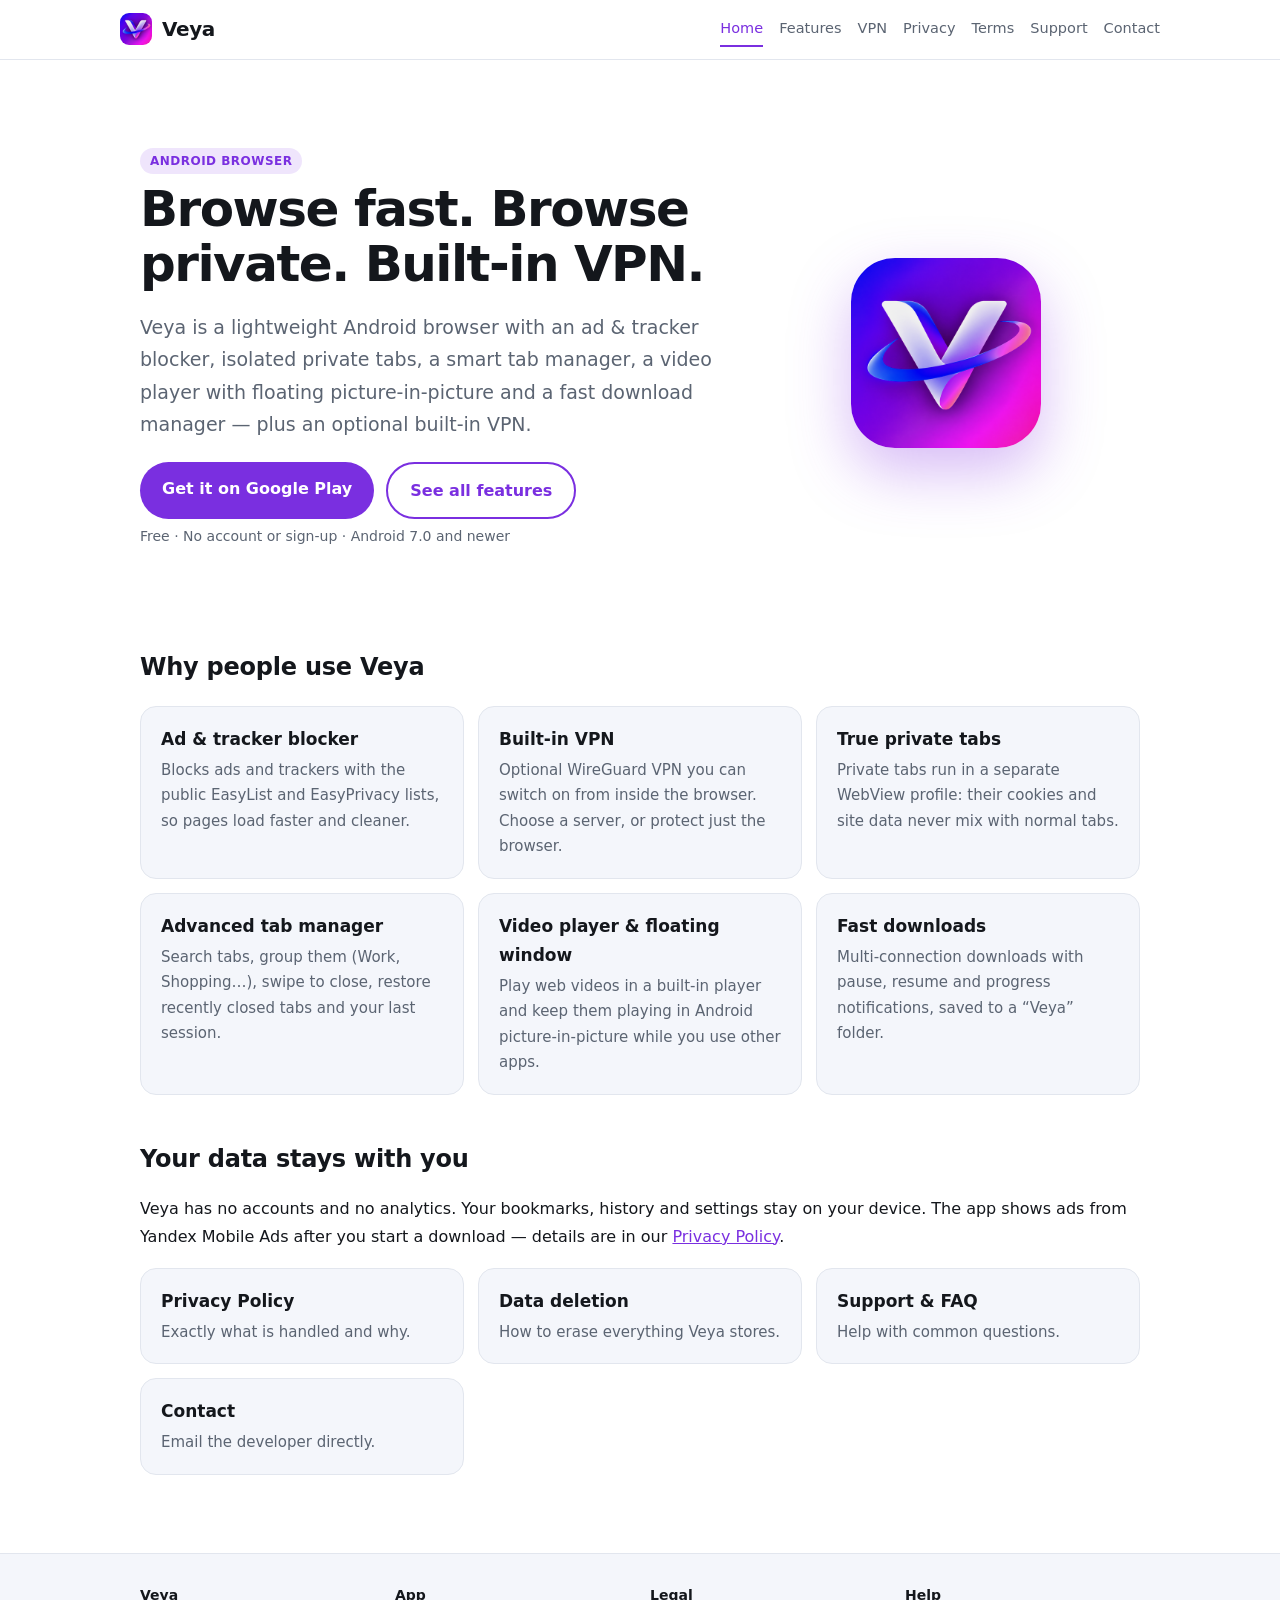
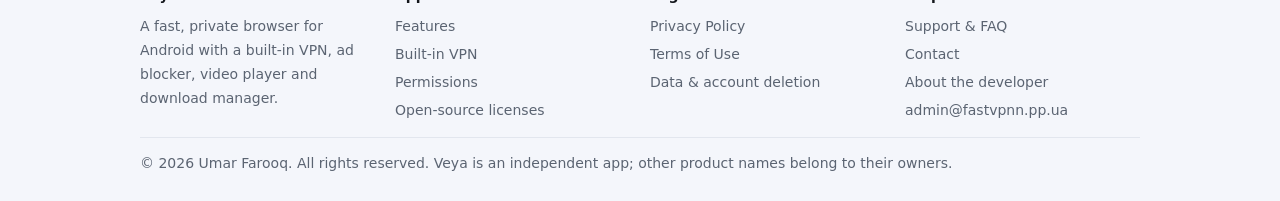
<file: index.html>
<!DOCTYPE html>
<html lang="en"><head>
<meta charset="utf-8">
<meta name="viewport" content="width=device-width, initial-scale=1">
<title>Veya – Private Browser with Built-in VPN &amp; Ad Blocker</title>
<meta name="description" content="Veya is a fast, private Android browser with a built-in WireGuard VPN, ad blocker, private tabs, video player with picture-in-picture, and a powerful download manager.">
<link rel="canonical" href="https://fastvpnn.pp.ua/">
<link rel="icon" type="image/png" sizes="32x32" href="assets/favicon-32.png">
<link rel="icon" href="assets/favicon.ico">
<link rel="apple-touch-icon" href="assets/apple-touch-icon.png">
<meta name="theme-color" content="#3a0f80">
<meta property="og:type" content="website">
<meta property="og:site_name" content="Veya">
<meta property="og:title" content="Veya – Private Browser with Built-in VPN &amp; Ad Blocker">
<meta property="og:description" content="Veya is a fast, private Android browser with a built-in WireGuard VPN, ad blocker, private tabs, video player with picture-in-picture, and a powerful download manager.">
<meta property="og:url" content="https://fastvpnn.pp.ua/">
<meta property="og:image" content="https://fastvpnn.pp.ua/assets/logo.png">
<meta name="twitter:card" content="summary">
<link rel="stylesheet" href="style.css">
</head><body>
<header><div class="wrap bar"><a class="brand" href="index.html"><img src="assets/icon-192.png" alt="" width="32" height="32">Veya</a><nav aria-label="Main"><a href="index.html" aria-current="page">Home</a><a href="features.html">Features</a><a href="vpn.html">VPN</a><a href="privacy-policy.html">Privacy</a><a href="terms.html">Terms</a><a href="support.html">Support</a><a href="contact.html">Contact</a></nav></div></header>
<main><div class="wrap">

<section class="hero">
<div>
<span class="pill">Android browser</span>
<h1>Browse fast. Browse private. Built-in VPN.</h1>
<p class="lead">Veya is a lightweight Android browser with an ad &amp; tracker blocker, isolated private tabs, a smart tab manager, a video player with floating picture-in-picture and a fast download manager &mdash; plus an optional built-in VPN.</p>
<div class="btns"><a class="btn" href="https://play.google.com/store/apps/details?id=veyabrowser.vpn">Get it on Google Play</a><a class="btn alt" href="features.html">See all features</a></div>
<p class="meta">Free &middot; No account or sign-up &middot; Android 7.0 and newer</p>
</div>
<div class="art"><img src="assets/logo.png" alt="Veya app icon" width="190" height="190"></div>
</section>

<h2>Why people use Veya</h2>
<div class="grid">
<div class="card"><h3>Ad &amp; tracker blocker</h3><p>Blocks ads and trackers with the public EasyList and EasyPrivacy lists, so pages load faster and cleaner.</p></div>
<div class="card"><h3>Built-in VPN</h3><p>Optional WireGuard VPN you can switch on from inside the browser. Choose a server, or protect just the browser.</p></div>
<div class="card"><h3>True private tabs</h3><p>Private tabs run in a separate WebView profile: their cookies and site data never mix with normal tabs.</p></div>
<div class="card"><h3>Advanced tab manager</h3><p>Search tabs, group them (Work, Shopping&hellip;), swipe to close, restore recently closed tabs and your last session.</p></div>
<div class="card"><h3>Video player &amp; floating window</h3><p>Play web videos in a built-in player and keep them playing in Android picture-in-picture while you use other apps.</p></div>
<div class="card"><h3>Fast downloads</h3><p>Multi-connection downloads with pause, resume and progress notifications, saved to a &ldquo;Veya&rdquo; folder.</p></div>
</div>

<h2>Your data stays with you</h2>
<p>Veya has no accounts and no analytics. Your bookmarks, history and settings stay on your device. The app shows ads from Yandex Mobile Ads after you start a download &mdash; details are in our <a href="privacy-policy.html">Privacy Policy</a>.</p>
<div class="grid">
<a class="card" href="privacy-policy.html"><h3>Privacy Policy</h3><p>Exactly what is handled and why.</p></a>
<a class="card" href="data-deletion.html"><h3>Data deletion</h3><p>How to erase everything Veya stores.</p></a>
<a class="card" href="support.html"><h3>Support &amp; FAQ</h3><p>Help with common questions.</p></a>
<a class="card" href="contact.html"><h3>Contact</h3><p>Email the developer directly.</p></a>
</div>

</div></main>
<footer><div class="wrap">
<div class="foot">
<div><h4>Veya</h4><span>A fast, private browser for Android with a built-in VPN, ad blocker, video player and download manager.</span></div>
<div><h4>App</h4><a href="features.html">Features</a><a href="vpn.html">Built-in VPN</a><a href="permissions.html">Permissions</a><a href="licenses.html">Open-source licenses</a></div>
<div><h4>Legal</h4><a href="privacy-policy.html">Privacy Policy</a><a href="terms.html">Terms of Use</a><a href="data-deletion.html">Data &amp; account deletion</a></div>
<div><h4>Help</h4><a href="support.html">Support &amp; FAQ</a><a href="contact.html">Contact</a><a href="about.html">About the developer</a><a href="mailto:admin@fastvpnn.pp.ua">admin@fastvpnn.pp.ua</a></div>
</div>
<div class="copy">&copy; 2026 Umar Farooq. All rights reserved. Veya is an independent app; other product names belong to their owners.</div>
</div></footer>
</body></html>
</file>
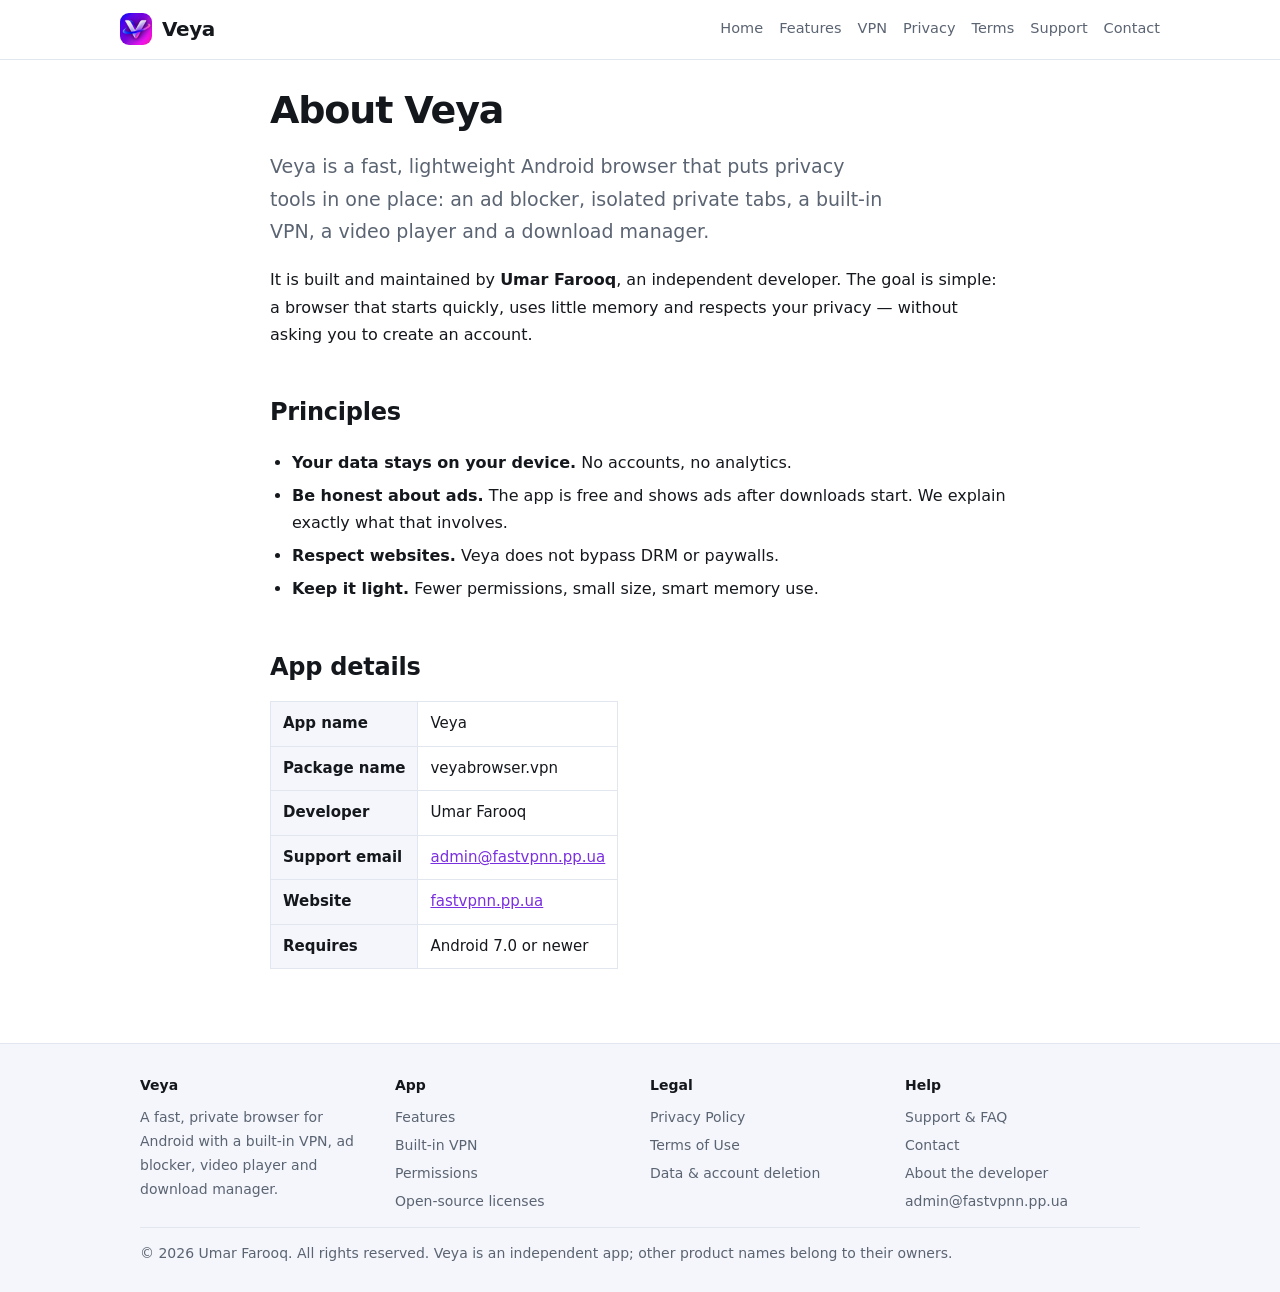
<file: about.html>
<!DOCTYPE html>
<html lang="en"><head>
<meta charset="utf-8">
<meta name="viewport" content="width=device-width, initial-scale=1">
<title>About – Veya</title>
<meta name="description" content="About Veya and its developer, Umar Farooq.">
<link rel="canonical" href="https://fastvpnn.pp.ua/about.html">
<link rel="icon" type="image/png" sizes="32x32" href="assets/favicon-32.png">
<link rel="icon" href="assets/favicon.ico">
<link rel="apple-touch-icon" href="assets/apple-touch-icon.png">
<meta name="theme-color" content="#3a0f80">
<meta property="og:type" content="website">
<meta property="og:site_name" content="Veya">
<meta property="og:title" content="About – Veya">
<meta property="og:description" content="About Veya and its developer, Umar Farooq.">
<meta property="og:url" content="https://fastvpnn.pp.ua/about.html">
<meta property="og:image" content="https://fastvpnn.pp.ua/assets/logo.png">
<meta name="twitter:card" content="summary">
<link rel="stylesheet" href="style.css">
</head><body>
<header><div class="wrap bar"><a class="brand" href="index.html"><img src="assets/icon-192.png" alt="" width="32" height="32">Veya</a><nav aria-label="Main"><a href="index.html">Home</a><a href="features.html">Features</a><a href="vpn.html">VPN</a><a href="privacy-policy.html">Privacy</a><a href="terms.html">Terms</a><a href="support.html">Support</a><a href="contact.html">Contact</a></nav></div></header>
<main><div class="wrap doc">

<h1>About Veya</h1>
<p class="lead">Veya is a fast, lightweight Android browser that puts privacy tools in one place: an ad blocker, isolated private tabs, a built-in VPN, a video player and a download manager.</p>
<p>It is built and maintained by <b>Umar Farooq</b>, an independent developer. The goal is simple: a browser that starts quickly, uses little memory and respects your privacy &mdash; without asking you to create an account.</p>
<h2>Principles</h2>
<ul>
<li><b>Your data stays on your device.</b> No accounts, no analytics.</li>
<li><b>Be honest about ads.</b> The app is free and shows ads after downloads start. We explain exactly what that involves.</li>
<li><b>Respect websites.</b> Veya does not bypass DRM or paywalls.</li>
<li><b>Keep it light.</b> Fewer permissions, small size, smart memory use.</li>
</ul>
<h2>App details</h2>
<table>
<tr><th>App name</th><td>Veya</td></tr>
<tr><th>Package name</th><td>veyabrowser.vpn</td></tr>
<tr><th>Developer</th><td>Umar Farooq</td></tr>
<tr><th>Support email</th><td><a href="mailto:admin@fastvpnn.pp.ua">admin@fastvpnn.pp.ua</a></td></tr>
<tr><th>Website</th><td><a href="https://fastvpnn.pp.ua">fastvpnn.pp.ua</a></td></tr>
<tr><th>Requires</th><td>Android 7.0 or newer</td></tr>
</table>

</div></main>
<footer><div class="wrap">
<div class="foot">
<div><h4>Veya</h4><span>A fast, private browser for Android with a built-in VPN, ad blocker, video player and download manager.</span></div>
<div><h4>App</h4><a href="features.html">Features</a><a href="vpn.html">Built-in VPN</a><a href="permissions.html">Permissions</a><a href="licenses.html">Open-source licenses</a></div>
<div><h4>Legal</h4><a href="privacy-policy.html">Privacy Policy</a><a href="terms.html">Terms of Use</a><a href="data-deletion.html">Data &amp; account deletion</a></div>
<div><h4>Help</h4><a href="support.html">Support &amp; FAQ</a><a href="contact.html">Contact</a><a href="about.html">About the developer</a><a href="mailto:admin@fastvpnn.pp.ua">admin@fastvpnn.pp.ua</a></div>
</div>
<div class="copy">&copy; 2026 Umar Farooq. All rights reserved. Veya is an independent app; other product names belong to their owners.</div>
</div></footer>
</body></html>
</file>
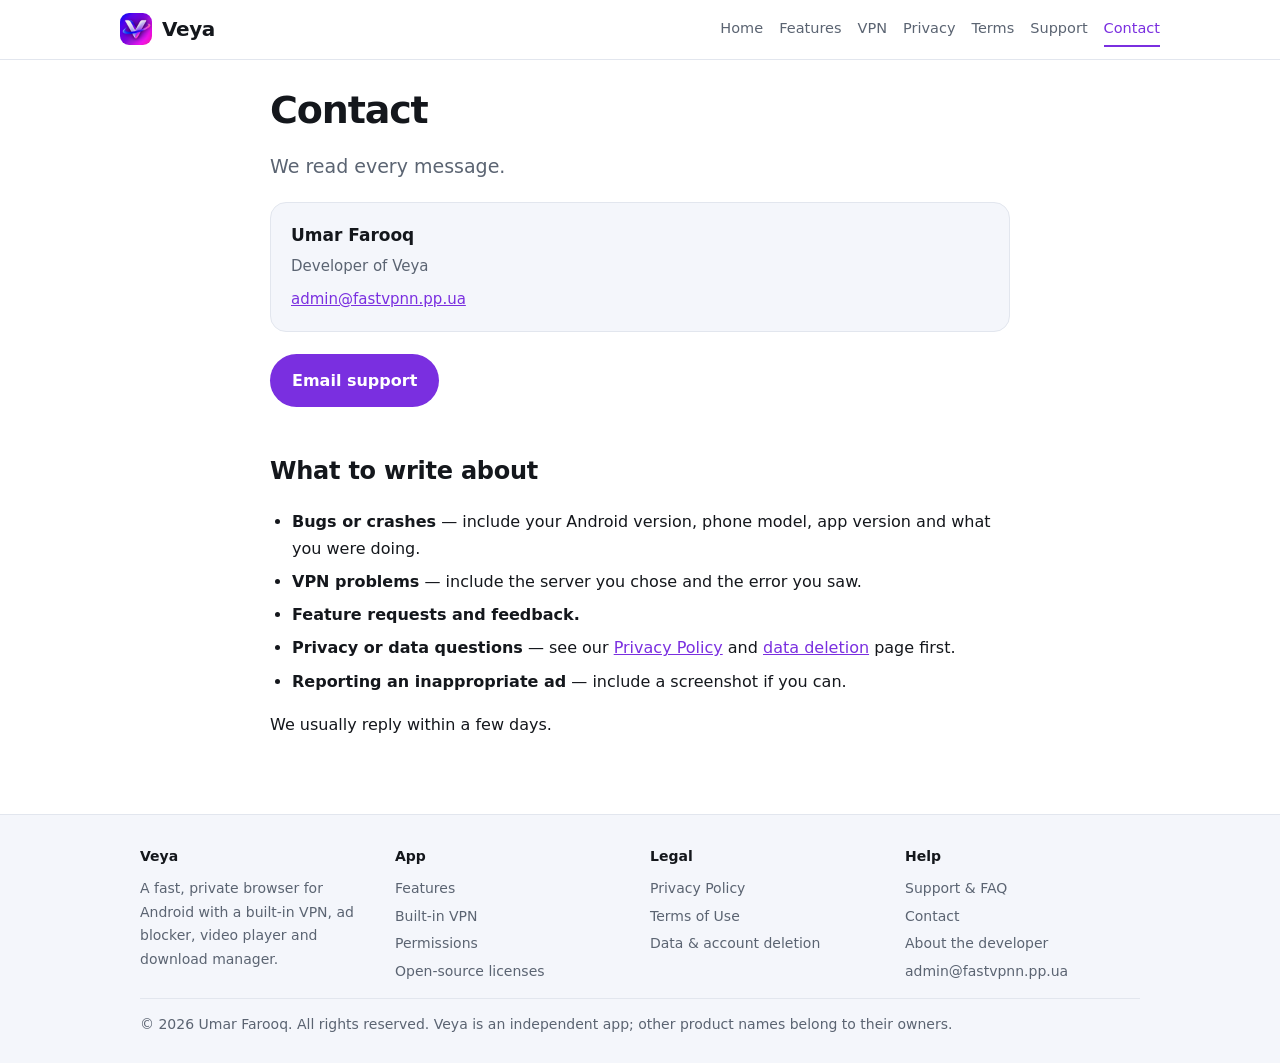
<file: contact.html>
<!DOCTYPE html>
<html lang="en"><head>
<meta charset="utf-8">
<meta name="viewport" content="width=device-width, initial-scale=1">
<title>Contact – Veya</title>
<meta name="description" content="Contact the developer of Veya for support, feedback or privacy questions.">
<link rel="canonical" href="https://fastvpnn.pp.ua/contact.html">
<link rel="icon" type="image/png" sizes="32x32" href="assets/favicon-32.png">
<link rel="icon" href="assets/favicon.ico">
<link rel="apple-touch-icon" href="assets/apple-touch-icon.png">
<meta name="theme-color" content="#3a0f80">
<meta property="og:type" content="website">
<meta property="og:site_name" content="Veya">
<meta property="og:title" content="Contact – Veya">
<meta property="og:description" content="Contact the developer of Veya for support, feedback or privacy questions.">
<meta property="og:url" content="https://fastvpnn.pp.ua/contact.html">
<meta property="og:image" content="https://fastvpnn.pp.ua/assets/logo.png">
<meta name="twitter:card" content="summary">
<link rel="stylesheet" href="style.css">
</head><body>
<header><div class="wrap bar"><a class="brand" href="index.html"><img src="assets/icon-192.png" alt="" width="32" height="32">Veya</a><nav aria-label="Main"><a href="index.html">Home</a><a href="features.html">Features</a><a href="vpn.html">VPN</a><a href="privacy-policy.html">Privacy</a><a href="terms.html">Terms</a><a href="support.html">Support</a><a href="contact.html" aria-current="page">Contact</a></nav></div></header>
<main><div class="wrap doc">

<h1>Contact</h1>
<p class="lead">We read every message.</p>
<div class="card"><h3>Umar Farooq</h3><p>Developer of Veya</p><p style="margin-top:8px"><a href="mailto:admin@fastvpnn.pp.ua">admin@fastvpnn.pp.ua</a></p></div>
<div class="btns"><a class="btn" href="mailto:admin@fastvpnn.pp.ua?subject=Veya%20support">Email support</a></div>
<h2>What to write about</h2>
<ul>
<li><b>Bugs or crashes</b> &mdash; include your Android version, phone model, app version and what you were doing.</li>
<li><b>VPN problems</b> &mdash; include the server you chose and the error you saw.</li>
<li><b>Feature requests and feedback.</b></li>
<li><b>Privacy or data questions</b> &mdash; see our <a href="privacy-policy.html">Privacy Policy</a> and <a href="data-deletion.html">data deletion</a> page first.</li>
<li><b>Reporting an inappropriate ad</b> &mdash; include a screenshot if you can.</li>
</ul>
<p>We usually reply within a few days.</p>

</div></main>
<footer><div class="wrap">
<div class="foot">
<div><h4>Veya</h4><span>A fast, private browser for Android with a built-in VPN, ad blocker, video player and download manager.</span></div>
<div><h4>App</h4><a href="features.html">Features</a><a href="vpn.html">Built-in VPN</a><a href="permissions.html">Permissions</a><a href="licenses.html">Open-source licenses</a></div>
<div><h4>Legal</h4><a href="privacy-policy.html">Privacy Policy</a><a href="terms.html">Terms of Use</a><a href="data-deletion.html">Data &amp; account deletion</a></div>
<div><h4>Help</h4><a href="support.html">Support &amp; FAQ</a><a href="contact.html">Contact</a><a href="about.html">About the developer</a><a href="mailto:admin@fastvpnn.pp.ua">admin@fastvpnn.pp.ua</a></div>
</div>
<div class="copy">&copy; 2026 Umar Farooq. All rights reserved. Veya is an independent app; other product names belong to their owners.</div>
</div></footer>
</body></html>
</file>
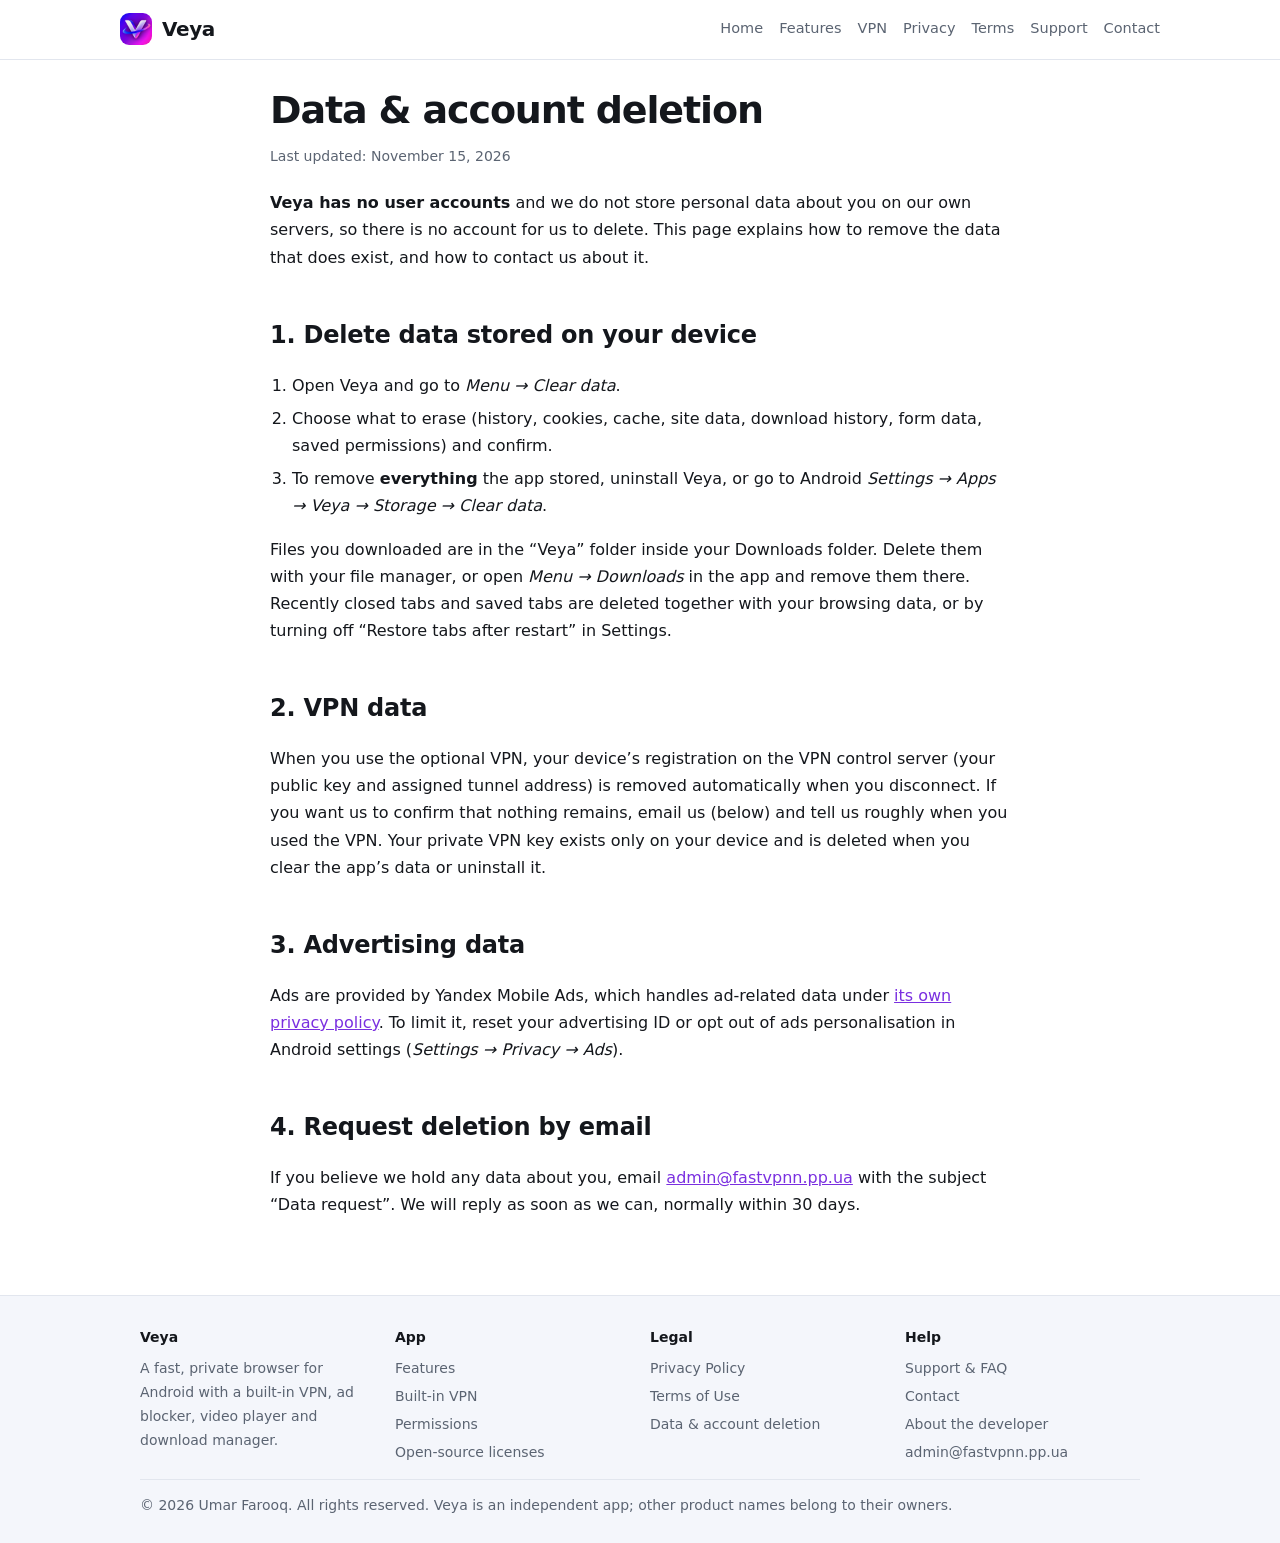
<file: data-deletion.html>
<!DOCTYPE html>
<html lang="en"><head>
<meta charset="utf-8">
<meta name="viewport" content="width=device-width, initial-scale=1">
<title>Data &amp; Account Deletion – Veya</title>
<meta name="description" content="How to delete your data and request deletion for the Veya Android browser. Veya has no user accounts.">
<link rel="canonical" href="https://fastvpnn.pp.ua/data-deletion.html">
<link rel="icon" type="image/png" sizes="32x32" href="assets/favicon-32.png">
<link rel="icon" href="assets/favicon.ico">
<link rel="apple-touch-icon" href="assets/apple-touch-icon.png">
<meta name="theme-color" content="#3a0f80">
<meta property="og:type" content="website">
<meta property="og:site_name" content="Veya">
<meta property="og:title" content="Data &amp; Account Deletion – Veya">
<meta property="og:description" content="How to delete your data and request deletion for the Veya Android browser. Veya has no user accounts.">
<meta property="og:url" content="https://fastvpnn.pp.ua/data-deletion.html">
<meta property="og:image" content="https://fastvpnn.pp.ua/assets/logo.png">
<meta name="twitter:card" content="summary">
<link rel="stylesheet" href="style.css">
</head><body>
<header><div class="wrap bar"><a class="brand" href="index.html"><img src="assets/icon-192.png" alt="" width="32" height="32">Veya</a><nav aria-label="Main"><a href="index.html">Home</a><a href="features.html">Features</a><a href="vpn.html">VPN</a><a href="privacy-policy.html">Privacy</a><a href="terms.html">Terms</a><a href="support.html">Support</a><a href="contact.html">Contact</a></nav></div></header>
<main><div class="wrap doc">

<h1>Data &amp; account deletion</h1>
<p class="meta">Last updated: November 15, 2026</p>
<p><b>Veya has no user accounts</b> and we do not store personal data about you on our own servers, so there is no account for us to delete. This page explains how to remove the data that does exist, and how to contact us about it.</p>

<h2>1. Delete data stored on your device</h2>
<ol>
<li>Open Veya and go to <i>Menu &rarr; Clear data</i>.</li>
<li>Choose what to erase (history, cookies, cache, site data, download history, form data, saved permissions) and confirm.</li>
<li>To remove <b>everything</b> the app stored, uninstall Veya, or go to Android <i>Settings &rarr; Apps &rarr; Veya &rarr; Storage &rarr; Clear data</i>.</li>
</ol>
<p>Files you downloaded are in the &ldquo;Veya&rdquo; folder inside your Downloads folder. Delete them with your file manager, or open <i>Menu &rarr; Downloads</i> in the app and remove them there. Recently closed tabs and saved tabs are deleted together with your browsing data, or by turning off &ldquo;Restore tabs after restart&rdquo; in Settings.</p>

<h2>2. VPN data</h2>
<p>When you use the optional VPN, your device&rsquo;s registration on the VPN control server (your public key and assigned tunnel address) is removed automatically when you disconnect. If you want us to confirm that nothing remains, email us (below) and tell us roughly when you used the VPN. Your private VPN key exists only on your device and is deleted when you clear the app&rsquo;s data or uninstall it.</p>

<h2>3. Advertising data</h2>
<p>Ads are provided by Yandex Mobile Ads, which handles ad-related data under <a href="https://yandex.com/legal/privacy/" rel="noopener">its own privacy policy</a>. To limit it, reset your advertising ID or opt out of ads personalisation in Android settings (<i>Settings &rarr; Privacy &rarr; Ads</i>).</p>

<h2>4. Request deletion by email</h2>
<p>If you believe we hold any data about you, email <a href="mailto:admin@fastvpnn.pp.ua?subject=Data%20request">admin@fastvpnn.pp.ua</a> with the subject &ldquo;Data request&rdquo;. We will reply as soon as we can, normally within 30 days.</p>

</div></main>
<footer><div class="wrap">
<div class="foot">
<div><h4>Veya</h4><span>A fast, private browser for Android with a built-in VPN, ad blocker, video player and download manager.</span></div>
<div><h4>App</h4><a href="features.html">Features</a><a href="vpn.html">Built-in VPN</a><a href="permissions.html">Permissions</a><a href="licenses.html">Open-source licenses</a></div>
<div><h4>Legal</h4><a href="privacy-policy.html">Privacy Policy</a><a href="terms.html">Terms of Use</a><a href="data-deletion.html">Data &amp; account deletion</a></div>
<div><h4>Help</h4><a href="support.html">Support &amp; FAQ</a><a href="contact.html">Contact</a><a href="about.html">About the developer</a><a href="mailto:admin@fastvpnn.pp.ua">admin@fastvpnn.pp.ua</a></div>
</div>
<div class="copy">&copy; 2026 Umar Farooq. All rights reserved. Veya is an independent app; other product names belong to their owners.</div>
</div></footer>
</body></html>
</file>
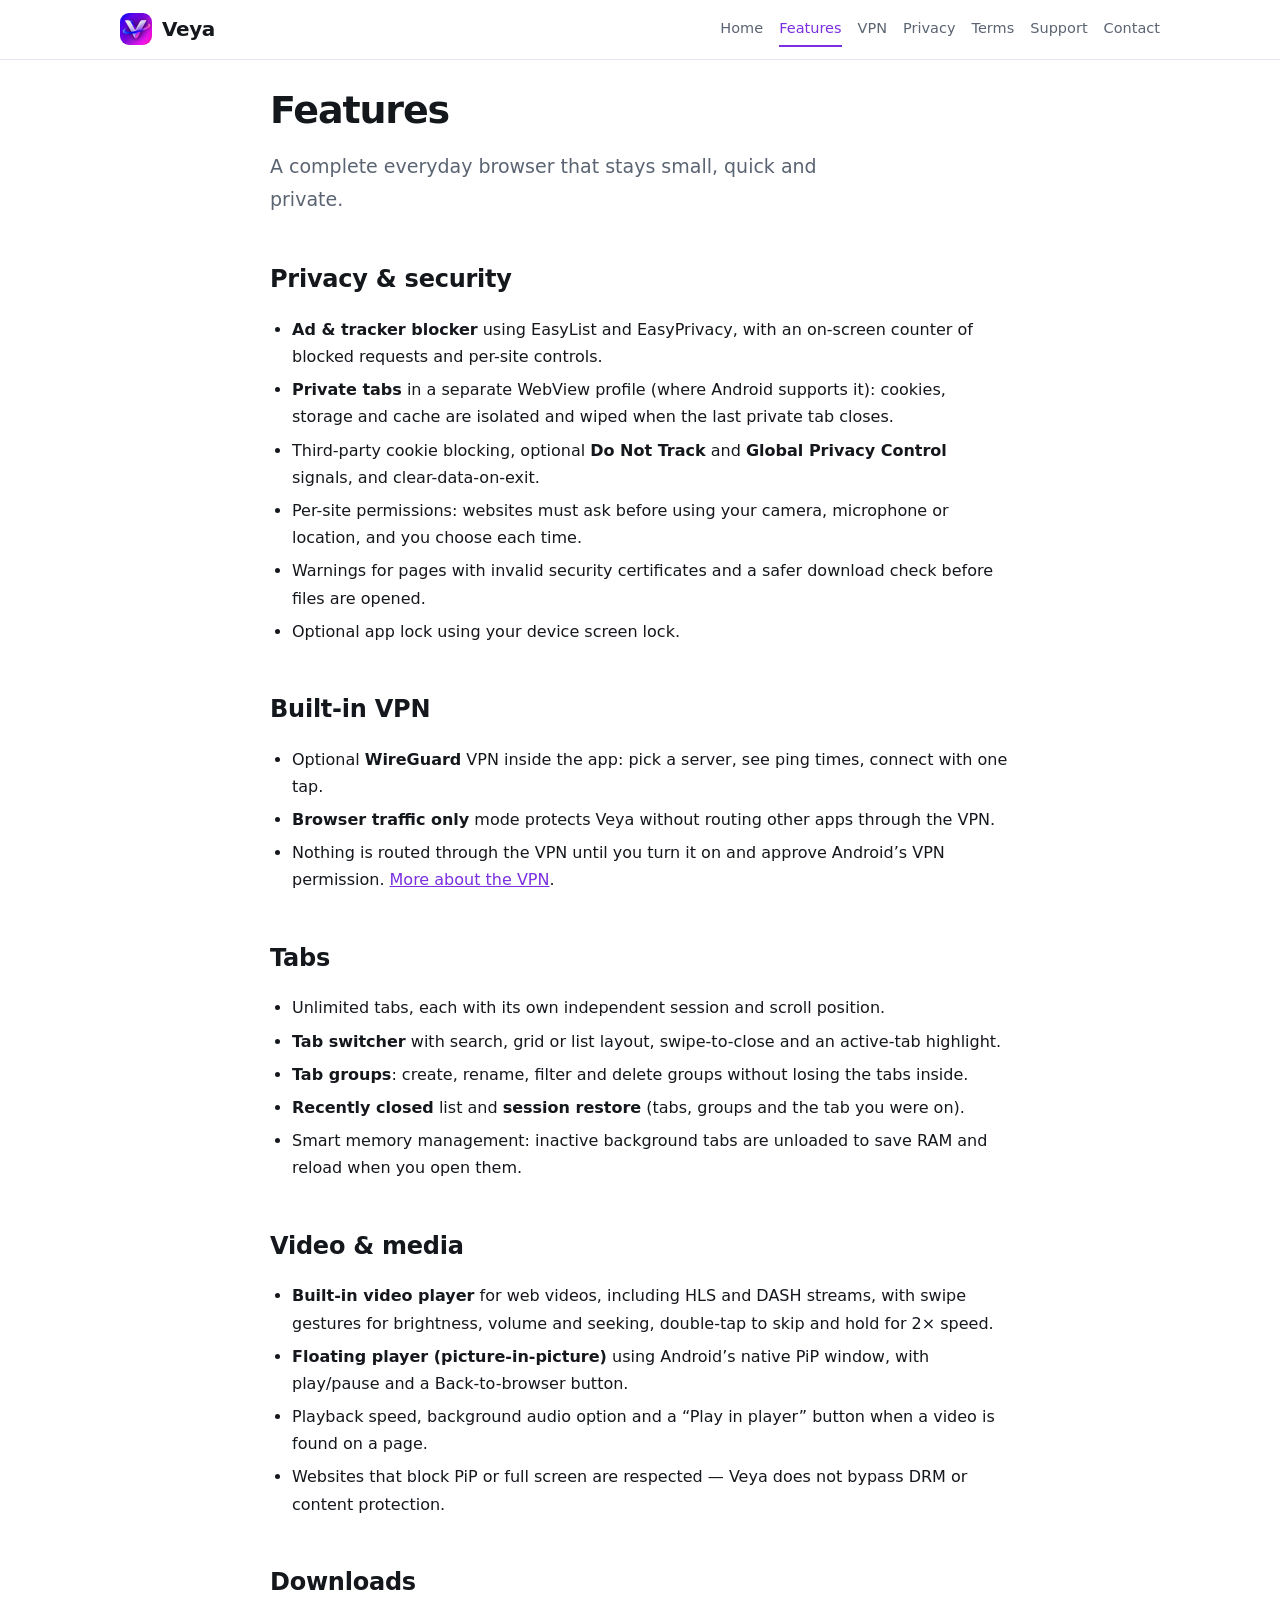
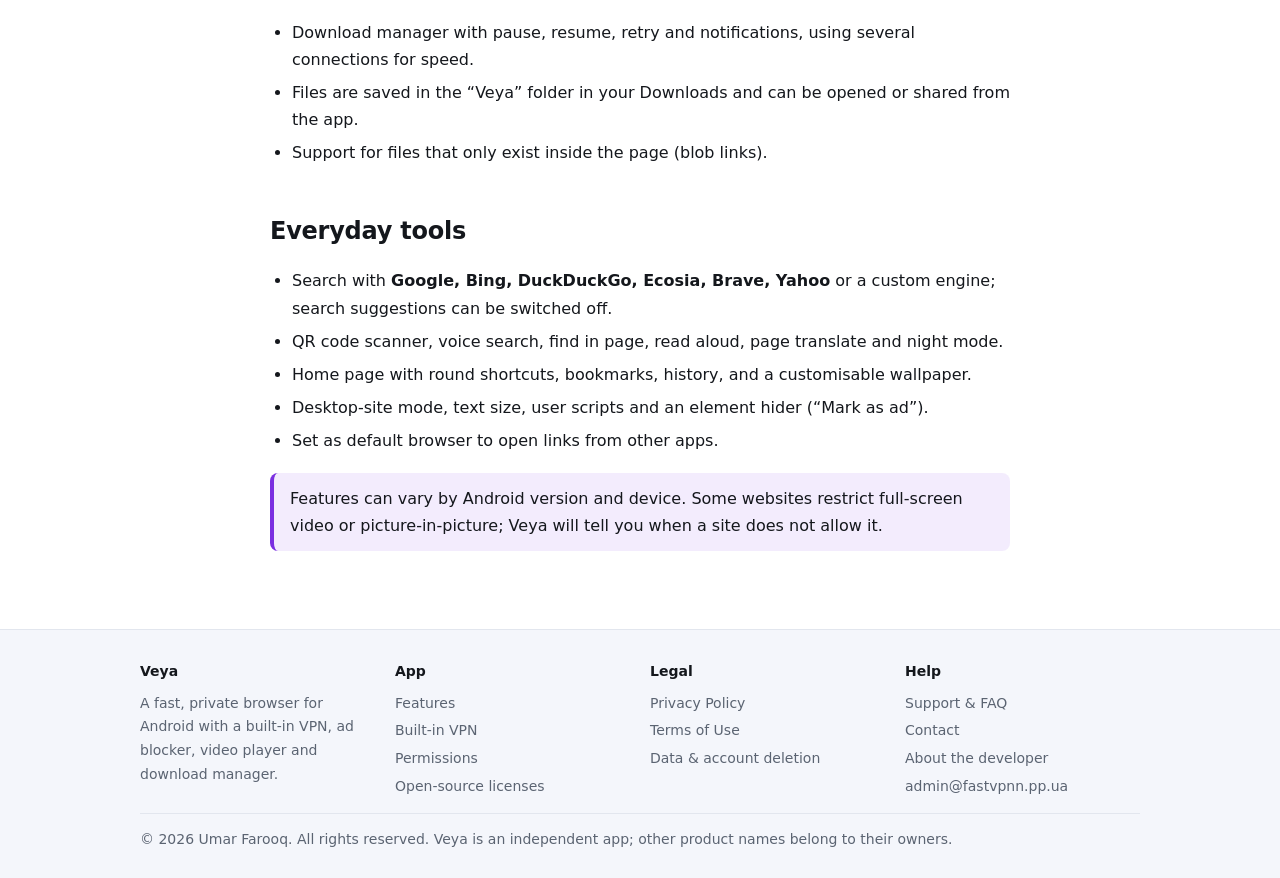
<file: features.html>
<!DOCTYPE html>
<html lang="en"><head>
<meta charset="utf-8">
<meta name="viewport" content="width=device-width, initial-scale=1">
<title>Features – Veya</title>
<meta name="description" content="Everything Veya can do: ad blocker, private tabs, tab groups, built-in WireGuard VPN, video player with picture-in-picture, download manager, QR scanner, voice search and more.">
<link rel="canonical" href="https://fastvpnn.pp.ua/features.html">
<link rel="icon" type="image/png" sizes="32x32" href="assets/favicon-32.png">
<link rel="icon" href="assets/favicon.ico">
<link rel="apple-touch-icon" href="assets/apple-touch-icon.png">
<meta name="theme-color" content="#3a0f80">
<meta property="og:type" content="website">
<meta property="og:site_name" content="Veya">
<meta property="og:title" content="Features – Veya">
<meta property="og:description" content="Everything Veya can do: ad blocker, private tabs, tab groups, built-in WireGuard VPN, video player with picture-in-picture, download manager, QR scanner, voice search and more.">
<meta property="og:url" content="https://fastvpnn.pp.ua/features.html">
<meta property="og:image" content="https://fastvpnn.pp.ua/assets/logo.png">
<meta name="twitter:card" content="summary">
<link rel="stylesheet" href="style.css">
</head><body>
<header><div class="wrap bar"><a class="brand" href="index.html"><img src="assets/icon-192.png" alt="" width="32" height="32">Veya</a><nav aria-label="Main"><a href="index.html">Home</a><a href="features.html" aria-current="page">Features</a><a href="vpn.html">VPN</a><a href="privacy-policy.html">Privacy</a><a href="terms.html">Terms</a><a href="support.html">Support</a><a href="contact.html">Contact</a></nav></div></header>
<main><div class="wrap doc">

<h1>Features</h1>
<p class="lead">A complete everyday browser that stays small, quick and private.</p>
<h2>Privacy &amp; security</h2><ul><li><b>Ad &amp; tracker blocker</b> using EasyList and EasyPrivacy, with an on-screen counter of blocked requests and per-site controls.</li><li><b>Private tabs</b> in a separate WebView profile (where Android supports it): cookies, storage and cache are isolated and wiped when the last private tab closes.</li><li>Third-party cookie blocking, optional <b>Do Not Track</b> and <b>Global Privacy Control</b> signals, and clear-data-on-exit.</li><li>Per-site permissions: websites must ask before using your camera, microphone or location, and you choose each time.</li><li>Warnings for pages with invalid security certificates and a safer download check before files are opened.</li><li>Optional app lock using your device screen lock.</li></ul><h2>Built-in VPN</h2><ul><li>Optional <b>WireGuard</b> VPN inside the app: pick a server, see ping times, connect with one tap.</li><li><b>Browser traffic only</b> mode protects Veya without routing other apps through the VPN.</li><li>Nothing is routed through the VPN until you turn it on and approve Android&rsquo;s VPN permission. <a href="vpn.html">More about the VPN</a>.</li></ul><h2>Tabs</h2><ul><li>Unlimited tabs, each with its own independent session and scroll position.</li><li><b>Tab switcher</b> with search, grid or list layout, swipe-to-close and an active-tab highlight.</li><li><b>Tab groups</b>: create, rename, filter and delete groups without losing the tabs inside.</li><li><b>Recently closed</b> list and <b>session restore</b> (tabs, groups and the tab you were on).</li><li>Smart memory management: inactive background tabs are unloaded to save RAM and reload when you open them.</li></ul><h2>Video &amp; media</h2><ul><li><b>Built-in video player</b> for web videos, including HLS and DASH streams, with swipe gestures for brightness, volume and seeking, double-tap to skip and hold for 2&times; speed.</li><li><b>Floating player (picture-in-picture)</b> using Android&rsquo;s native PiP window, with play/pause and a Back-to-browser button.</li><li>Playback speed, background audio option and a &ldquo;Play in player&rdquo; button when a video is found on a page.</li><li>Websites that block PiP or full screen are respected &mdash; Veya does not bypass DRM or content protection.</li></ul><h2>Downloads</h2><ul><li>Download manager with pause, resume, retry and notifications, using several connections for speed.</li><li>Files are saved in the &ldquo;Veya&rdquo; folder in your Downloads and can be opened or shared from the app.</li><li>Support for files that only exist inside the page (blob links).</li></ul><h2>Everyday tools</h2><ul><li>Search with <b>Google, Bing, DuckDuckGo, Ecosia, Brave, Yahoo</b> or a custom engine; search suggestions can be switched off.</li><li>QR code scanner, voice search, find in page, read aloud, page translate and night mode.</li><li>Home page with round shortcuts, bookmarks, history, and a customisable wallpaper.</li><li>Desktop-site mode, text size, user scripts and an element hider (&ldquo;Mark as ad&rdquo;).</li><li>Set as default browser to open links from other apps.</li></ul>
<div class="note">Features can vary by Android version and device. Some websites restrict full-screen video or picture-in-picture; Veya will tell you when a site does not allow it.</div>

</div></main>
<footer><div class="wrap">
<div class="foot">
<div><h4>Veya</h4><span>A fast, private browser for Android with a built-in VPN, ad blocker, video player and download manager.</span></div>
<div><h4>App</h4><a href="features.html">Features</a><a href="vpn.html">Built-in VPN</a><a href="permissions.html">Permissions</a><a href="licenses.html">Open-source licenses</a></div>
<div><h4>Legal</h4><a href="privacy-policy.html">Privacy Policy</a><a href="terms.html">Terms of Use</a><a href="data-deletion.html">Data &amp; account deletion</a></div>
<div><h4>Help</h4><a href="support.html">Support &amp; FAQ</a><a href="contact.html">Contact</a><a href="about.html">About the developer</a><a href="mailto:admin@fastvpnn.pp.ua">admin@fastvpnn.pp.ua</a></div>
</div>
<div class="copy">&copy; 2026 Umar Farooq. All rights reserved. Veya is an independent app; other product names belong to their owners.</div>
</div></footer>
</body></html>
</file>
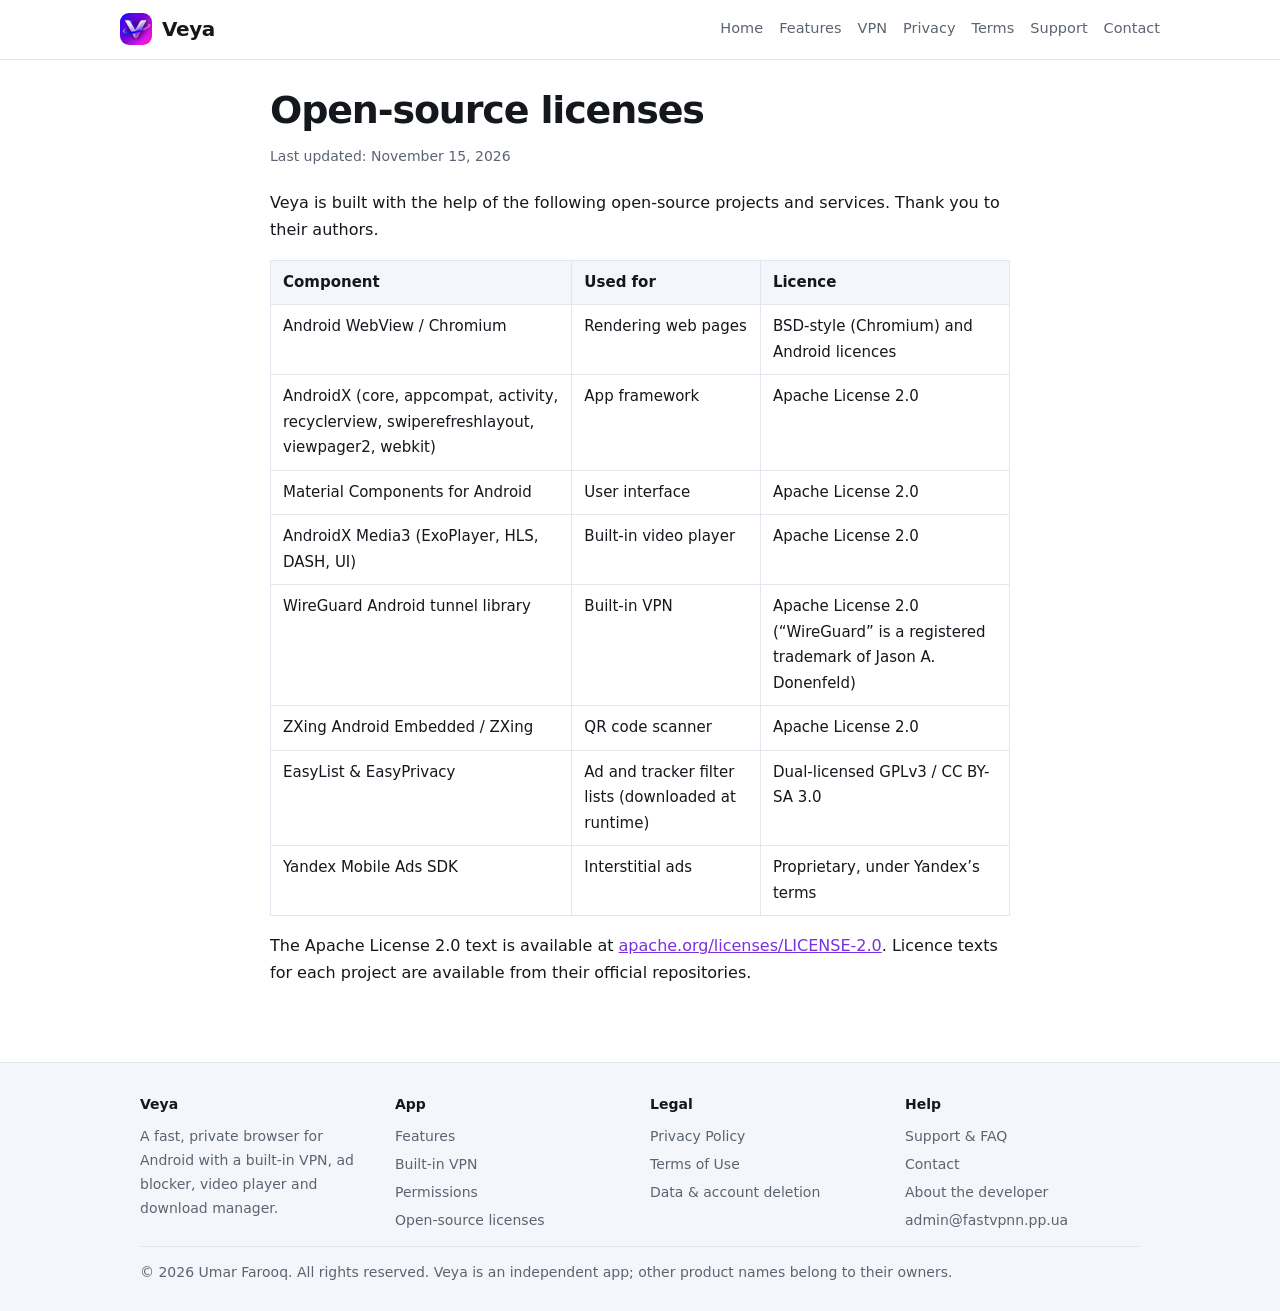
<file: licenses.html>
<!DOCTYPE html>
<html lang="en"><head>
<meta charset="utf-8">
<meta name="viewport" content="width=device-width, initial-scale=1">
<title>Open-source licenses – Veya</title>
<meta name="description" content="Open-source software and services used by the Veya Android app.">
<link rel="canonical" href="https://fastvpnn.pp.ua/licenses.html">
<link rel="icon" type="image/png" sizes="32x32" href="assets/favicon-32.png">
<link rel="icon" href="assets/favicon.ico">
<link rel="apple-touch-icon" href="assets/apple-touch-icon.png">
<meta name="theme-color" content="#3a0f80">
<meta property="og:type" content="website">
<meta property="og:site_name" content="Veya">
<meta property="og:title" content="Open-source licenses – Veya">
<meta property="og:description" content="Open-source software and services used by the Veya Android app.">
<meta property="og:url" content="https://fastvpnn.pp.ua/licenses.html">
<meta property="og:image" content="https://fastvpnn.pp.ua/assets/logo.png">
<meta name="twitter:card" content="summary">
<link rel="stylesheet" href="style.css">
</head><body>
<header><div class="wrap bar"><a class="brand" href="index.html"><img src="assets/icon-192.png" alt="" width="32" height="32">Veya</a><nav aria-label="Main"><a href="index.html">Home</a><a href="features.html">Features</a><a href="vpn.html">VPN</a><a href="privacy-policy.html">Privacy</a><a href="terms.html">Terms</a><a href="support.html">Support</a><a href="contact.html">Contact</a></nav></div></header>
<main><div class="wrap doc">

<h1>Open-source licenses</h1>
<p class="meta">Last updated: November 15, 2026</p>
<p>Veya is built with the help of the following open-source projects and services. Thank you to their authors.</p>
<table>
<tr><th>Component</th><th>Used for</th><th>Licence</th></tr>
<tr><td>Android WebView / Chromium</td><td>Rendering web pages</td><td>BSD-style (Chromium) and Android licences</td></tr>
<tr><td>AndroidX (core, appcompat, activity, recyclerview, swiperefreshlayout, viewpager2, webkit)</td><td>App framework</td><td>Apache License 2.0</td></tr>
<tr><td>Material Components for Android</td><td>User interface</td><td>Apache License 2.0</td></tr>
<tr><td>AndroidX Media3 (ExoPlayer, HLS, DASH, UI)</td><td>Built-in video player</td><td>Apache License 2.0</td></tr>
<tr><td>WireGuard Android tunnel library</td><td>Built-in VPN</td><td>Apache License 2.0 (&ldquo;WireGuard&rdquo; is a registered trademark of Jason A. Donenfeld)</td></tr>
<tr><td>ZXing Android Embedded / ZXing</td><td>QR code scanner</td><td>Apache License 2.0</td></tr>
<tr><td>EasyList &amp; EasyPrivacy</td><td>Ad and tracker filter lists (downloaded at runtime)</td><td>Dual-licensed GPLv3 / CC BY-SA 3.0</td></tr>
<tr><td>Yandex Mobile Ads SDK</td><td>Interstitial ads</td><td>Proprietary, under Yandex&rsquo;s terms</td></tr>
</table>
<p>The Apache License 2.0 text is available at <a href="https://www.apache.org/licenses/LICENSE-2.0" rel="noopener">apache.org/licenses/LICENSE-2.0</a>. Licence texts for each project are available from their official repositories.</p>

</div></main>
<footer><div class="wrap">
<div class="foot">
<div><h4>Veya</h4><span>A fast, private browser for Android with a built-in VPN, ad blocker, video player and download manager.</span></div>
<div><h4>App</h4><a href="features.html">Features</a><a href="vpn.html">Built-in VPN</a><a href="permissions.html">Permissions</a><a href="licenses.html">Open-source licenses</a></div>
<div><h4>Legal</h4><a href="privacy-policy.html">Privacy Policy</a><a href="terms.html">Terms of Use</a><a href="data-deletion.html">Data &amp; account deletion</a></div>
<div><h4>Help</h4><a href="support.html">Support &amp; FAQ</a><a href="contact.html">Contact</a><a href="about.html">About the developer</a><a href="mailto:admin@fastvpnn.pp.ua">admin@fastvpnn.pp.ua</a></div>
</div>
<div class="copy">&copy; 2026 Umar Farooq. All rights reserved. Veya is an independent app; other product names belong to their owners.</div>
</div></footer>
</body></html>
</file>
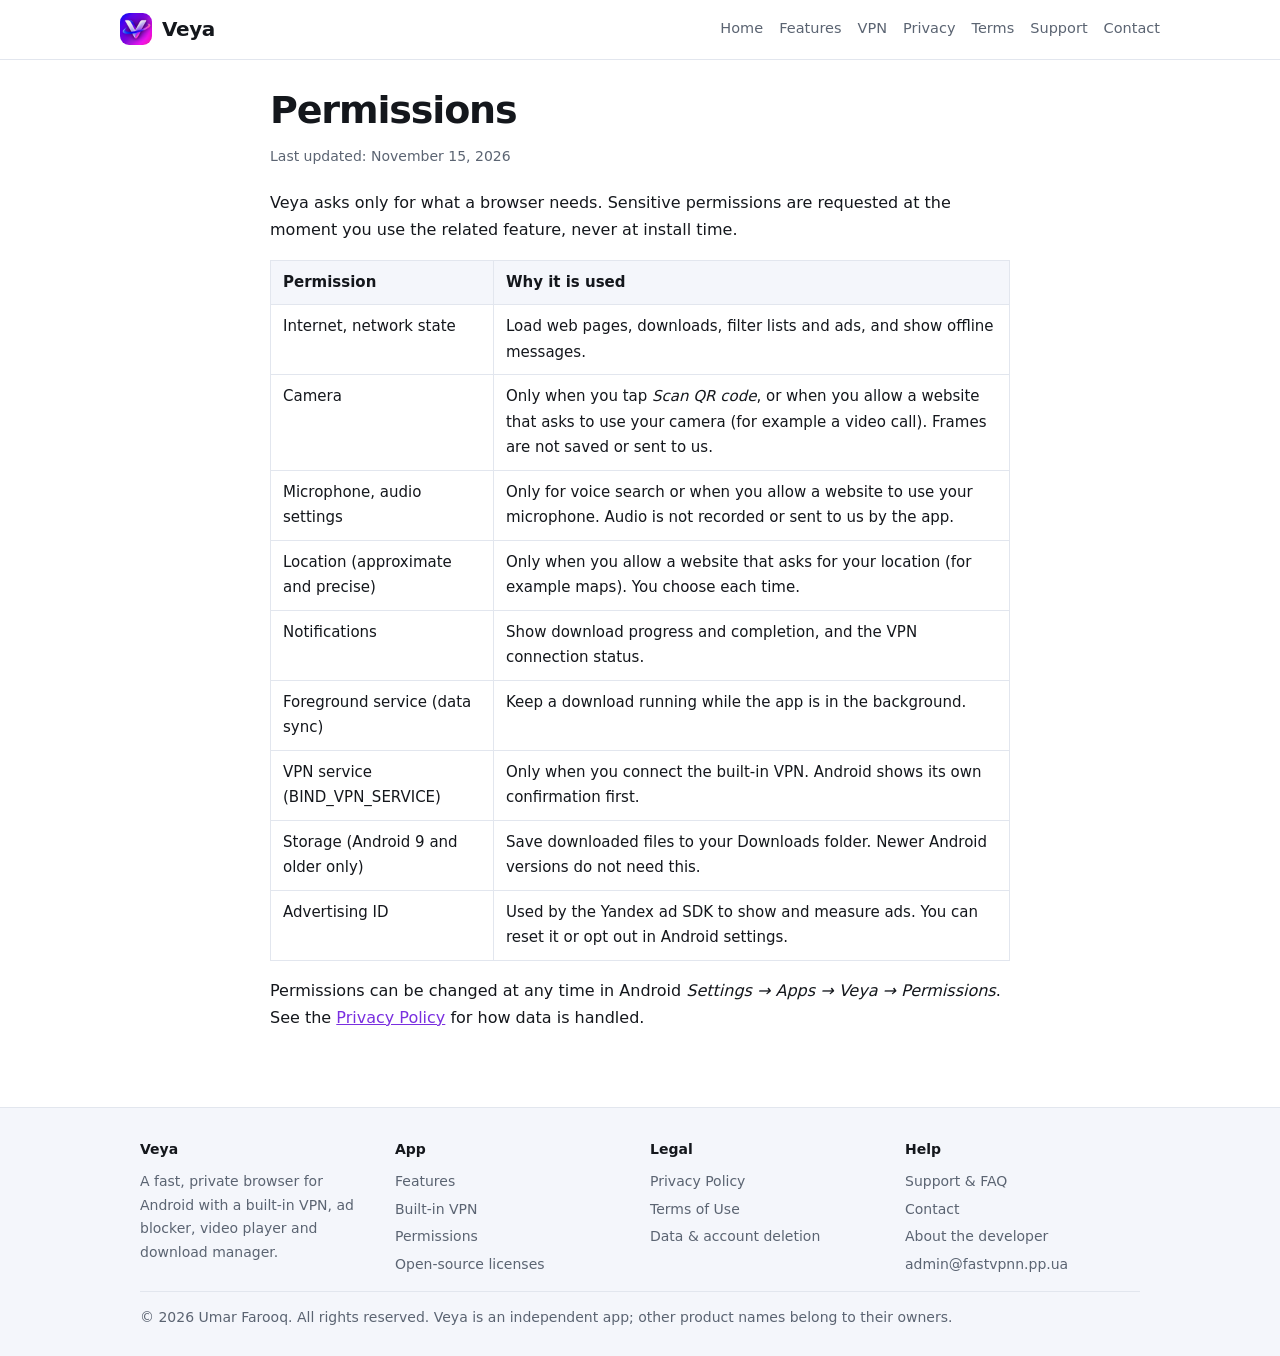
<file: permissions.html>
<!DOCTYPE html>
<html lang="en"><head>
<meta charset="utf-8">
<meta name="viewport" content="width=device-width, initial-scale=1">
<title>Permissions – Veya</title>
<meta name="description" content="Why the Veya Android app asks for each permission.">
<link rel="canonical" href="https://fastvpnn.pp.ua/permissions.html">
<link rel="icon" type="image/png" sizes="32x32" href="assets/favicon-32.png">
<link rel="icon" href="assets/favicon.ico">
<link rel="apple-touch-icon" href="assets/apple-touch-icon.png">
<meta name="theme-color" content="#3a0f80">
<meta property="og:type" content="website">
<meta property="og:site_name" content="Veya">
<meta property="og:title" content="Permissions – Veya">
<meta property="og:description" content="Why the Veya Android app asks for each permission.">
<meta property="og:url" content="https://fastvpnn.pp.ua/permissions.html">
<meta property="og:image" content="https://fastvpnn.pp.ua/assets/logo.png">
<meta name="twitter:card" content="summary">
<link rel="stylesheet" href="style.css">
</head><body>
<header><div class="wrap bar"><a class="brand" href="index.html"><img src="assets/icon-192.png" alt="" width="32" height="32">Veya</a><nav aria-label="Main"><a href="index.html">Home</a><a href="features.html">Features</a><a href="vpn.html">VPN</a><a href="privacy-policy.html">Privacy</a><a href="terms.html">Terms</a><a href="support.html">Support</a><a href="contact.html">Contact</a></nav></div></header>
<main><div class="wrap doc">

<h1>Permissions</h1>
<p class="meta">Last updated: November 15, 2026</p>
<p>Veya asks only for what a browser needs. Sensitive permissions are requested at the moment you use the related feature, never at install time.</p>
<table>
<tr><th>Permission</th><th>Why it is used</th></tr>
<tr><td>Internet, network state</td><td>Load web pages, downloads, filter lists and ads, and show offline messages.</td></tr>
<tr><td>Camera</td><td>Only when you tap <i>Scan QR code</i>, or when you allow a website that asks to use your camera (for example a video call). Frames are not saved or sent to us.</td></tr>
<tr><td>Microphone, audio settings</td><td>Only for voice search or when you allow a website to use your microphone. Audio is not recorded or sent to us by the app.</td></tr>
<tr><td>Location (approximate and precise)</td><td>Only when you allow a website that asks for your location (for example maps). You choose each time.</td></tr>
<tr><td>Notifications</td><td>Show download progress and completion, and the VPN connection status.</td></tr>
<tr><td>Foreground service (data sync)</td><td>Keep a download running while the app is in the background.</td></tr>
<tr><td>VPN service (BIND_VPN_SERVICE)</td><td>Only when you connect the built-in VPN. Android shows its own confirmation first.</td></tr>
<tr><td>Storage (Android 9 and older only)</td><td>Save downloaded files to your Downloads folder. Newer Android versions do not need this.</td></tr>
<tr><td>Advertising ID</td><td>Used by the Yandex ad SDK to show and measure ads. You can reset it or opt out in Android settings.</td></tr>
</table>
<p>Permissions can be changed at any time in Android <i>Settings &rarr; Apps &rarr; Veya &rarr; Permissions</i>. See the <a href="privacy-policy.html">Privacy Policy</a> for how data is handled.</p>

</div></main>
<footer><div class="wrap">
<div class="foot">
<div><h4>Veya</h4><span>A fast, private browser for Android with a built-in VPN, ad blocker, video player and download manager.</span></div>
<div><h4>App</h4><a href="features.html">Features</a><a href="vpn.html">Built-in VPN</a><a href="permissions.html">Permissions</a><a href="licenses.html">Open-source licenses</a></div>
<div><h4>Legal</h4><a href="privacy-policy.html">Privacy Policy</a><a href="terms.html">Terms of Use</a><a href="data-deletion.html">Data &amp; account deletion</a></div>
<div><h4>Help</h4><a href="support.html">Support &amp; FAQ</a><a href="contact.html">Contact</a><a href="about.html">About the developer</a><a href="mailto:admin@fastvpnn.pp.ua">admin@fastvpnn.pp.ua</a></div>
</div>
<div class="copy">&copy; 2026 Umar Farooq. All rights reserved. Veya is an independent app; other product names belong to their owners.</div>
</div></footer>
</body></html>
</file>
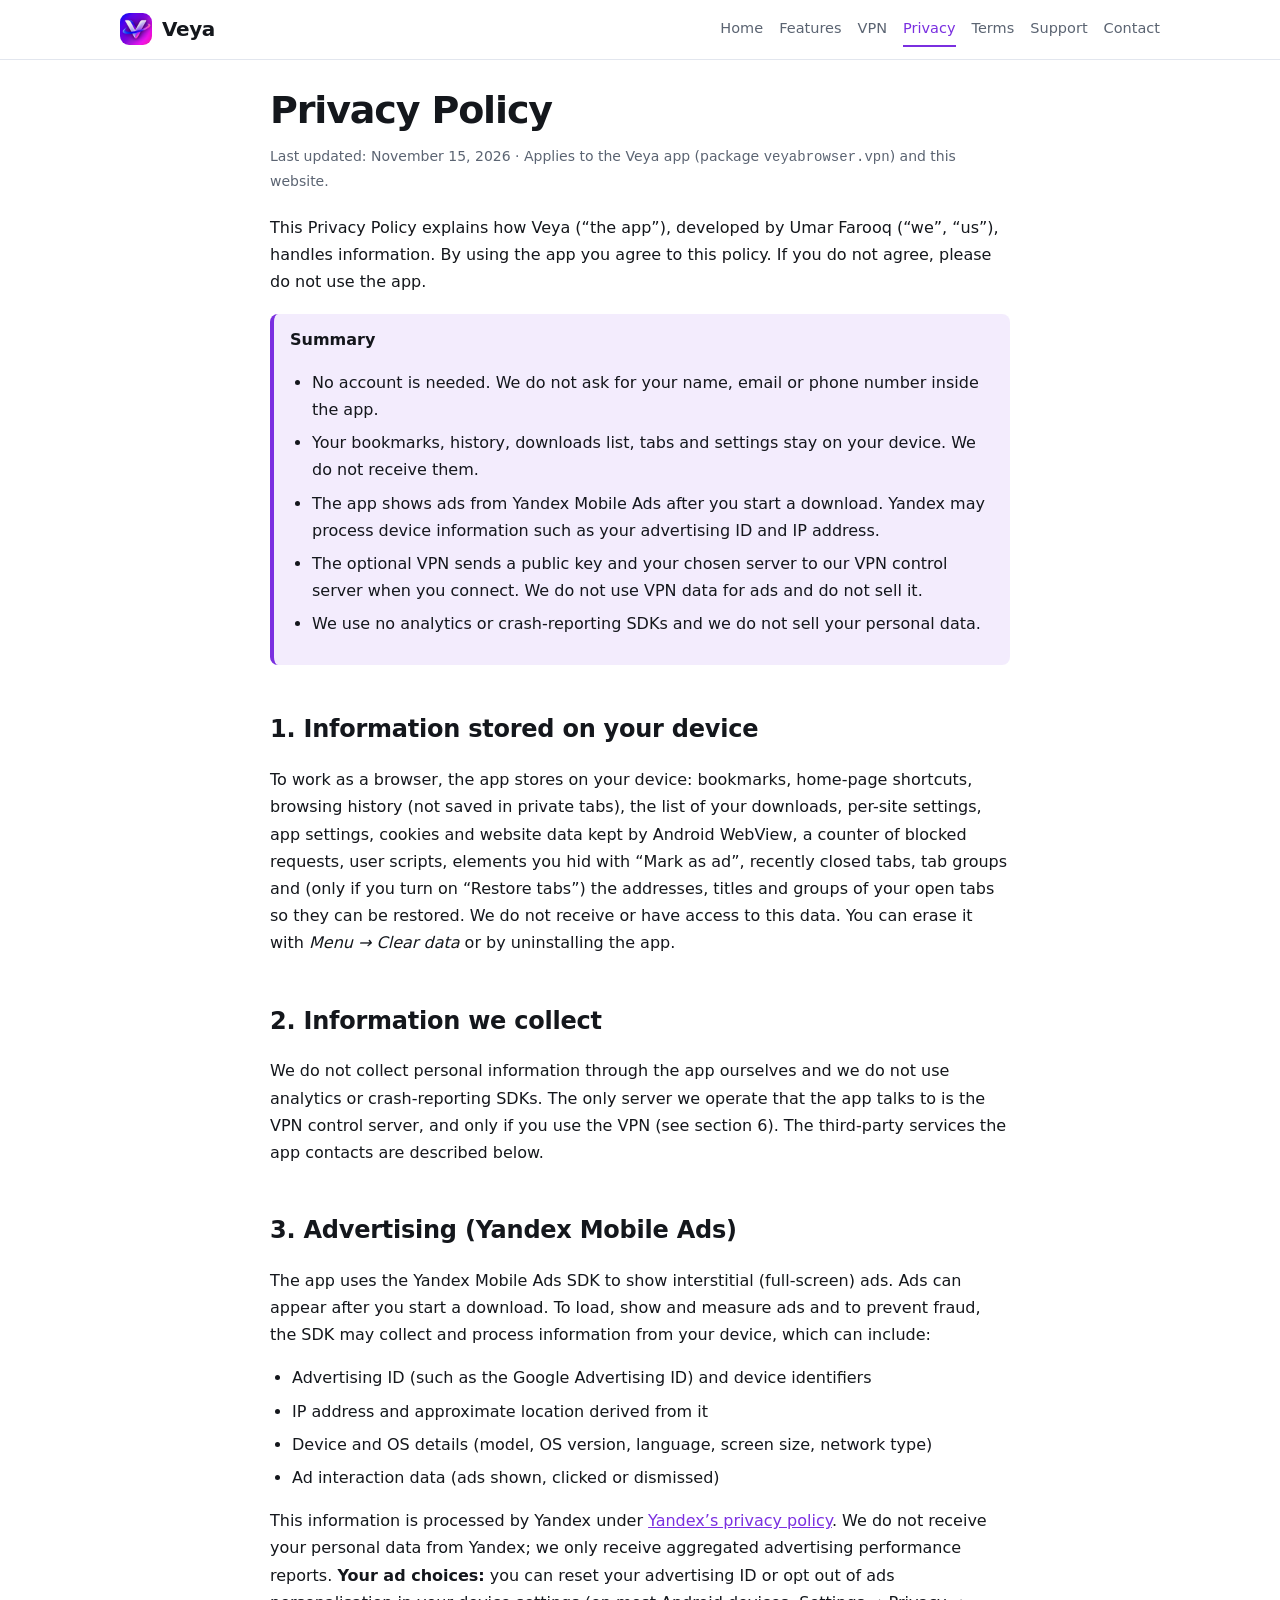
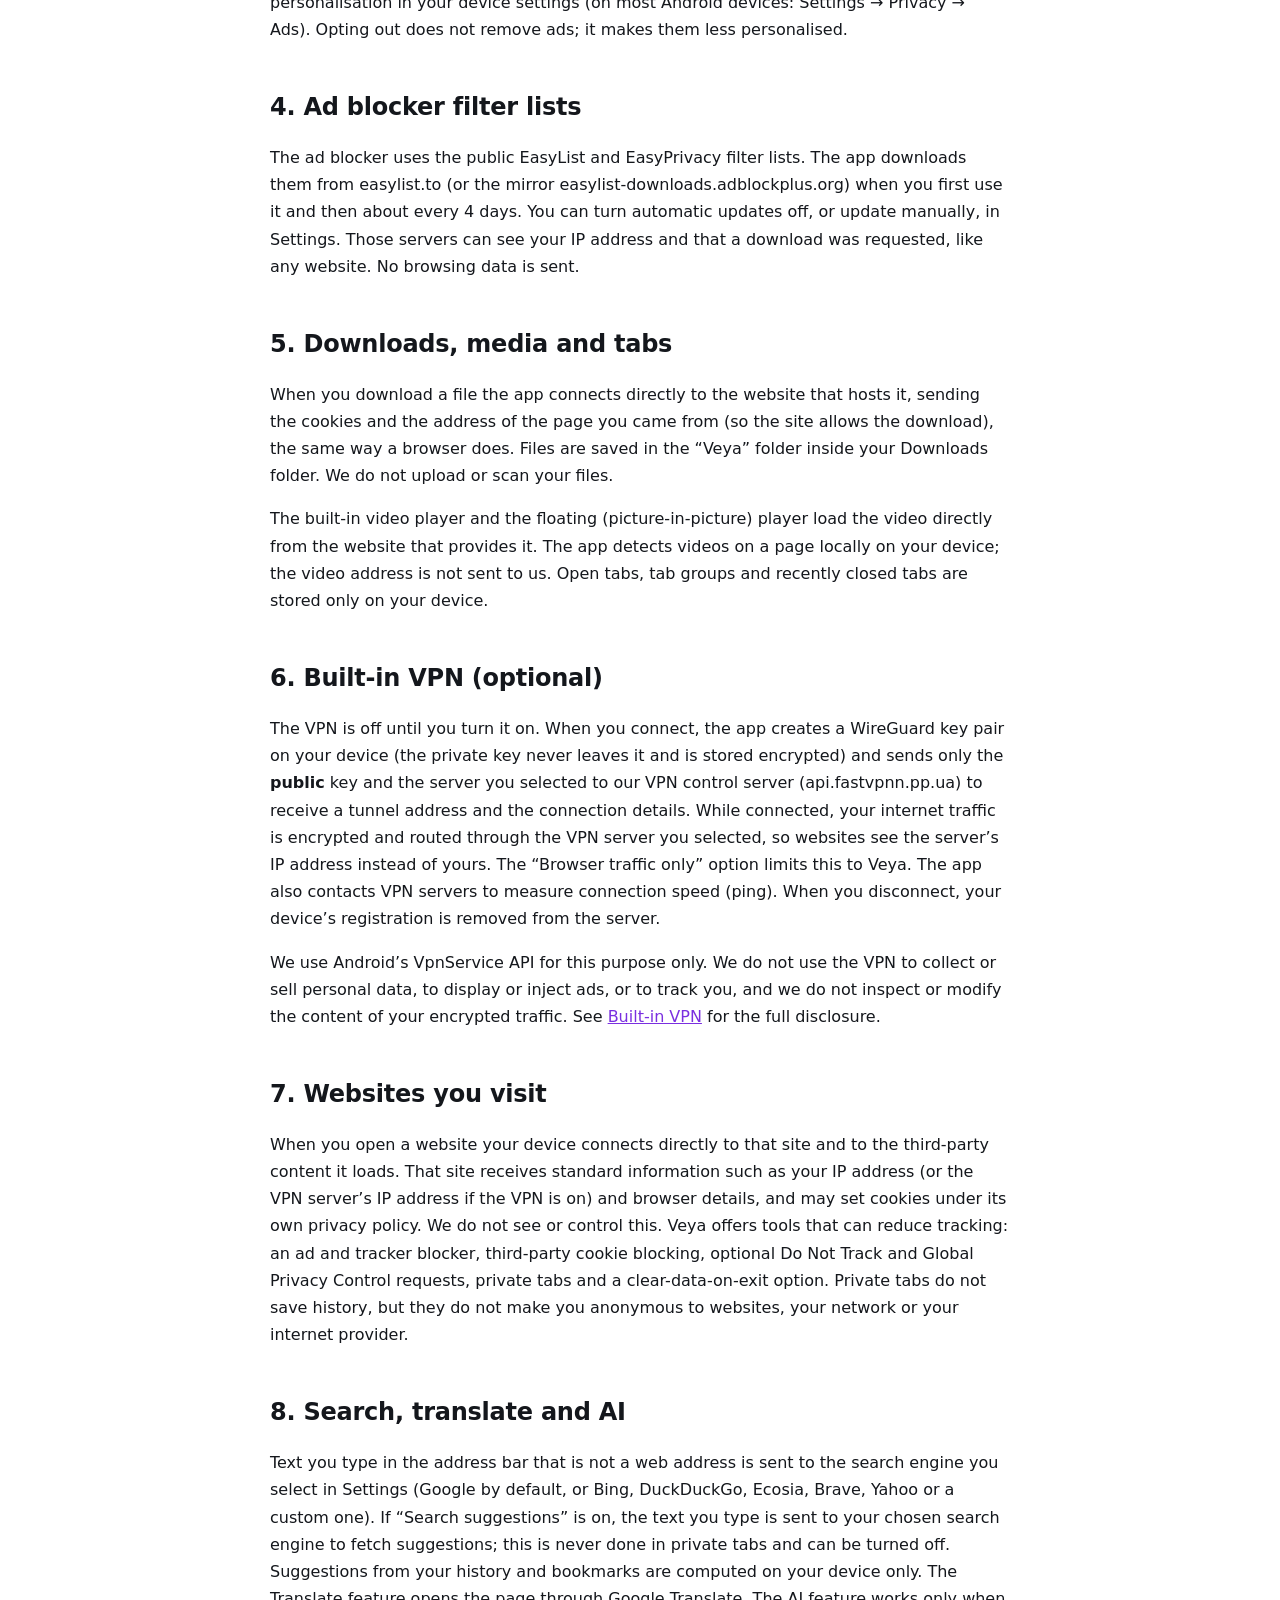
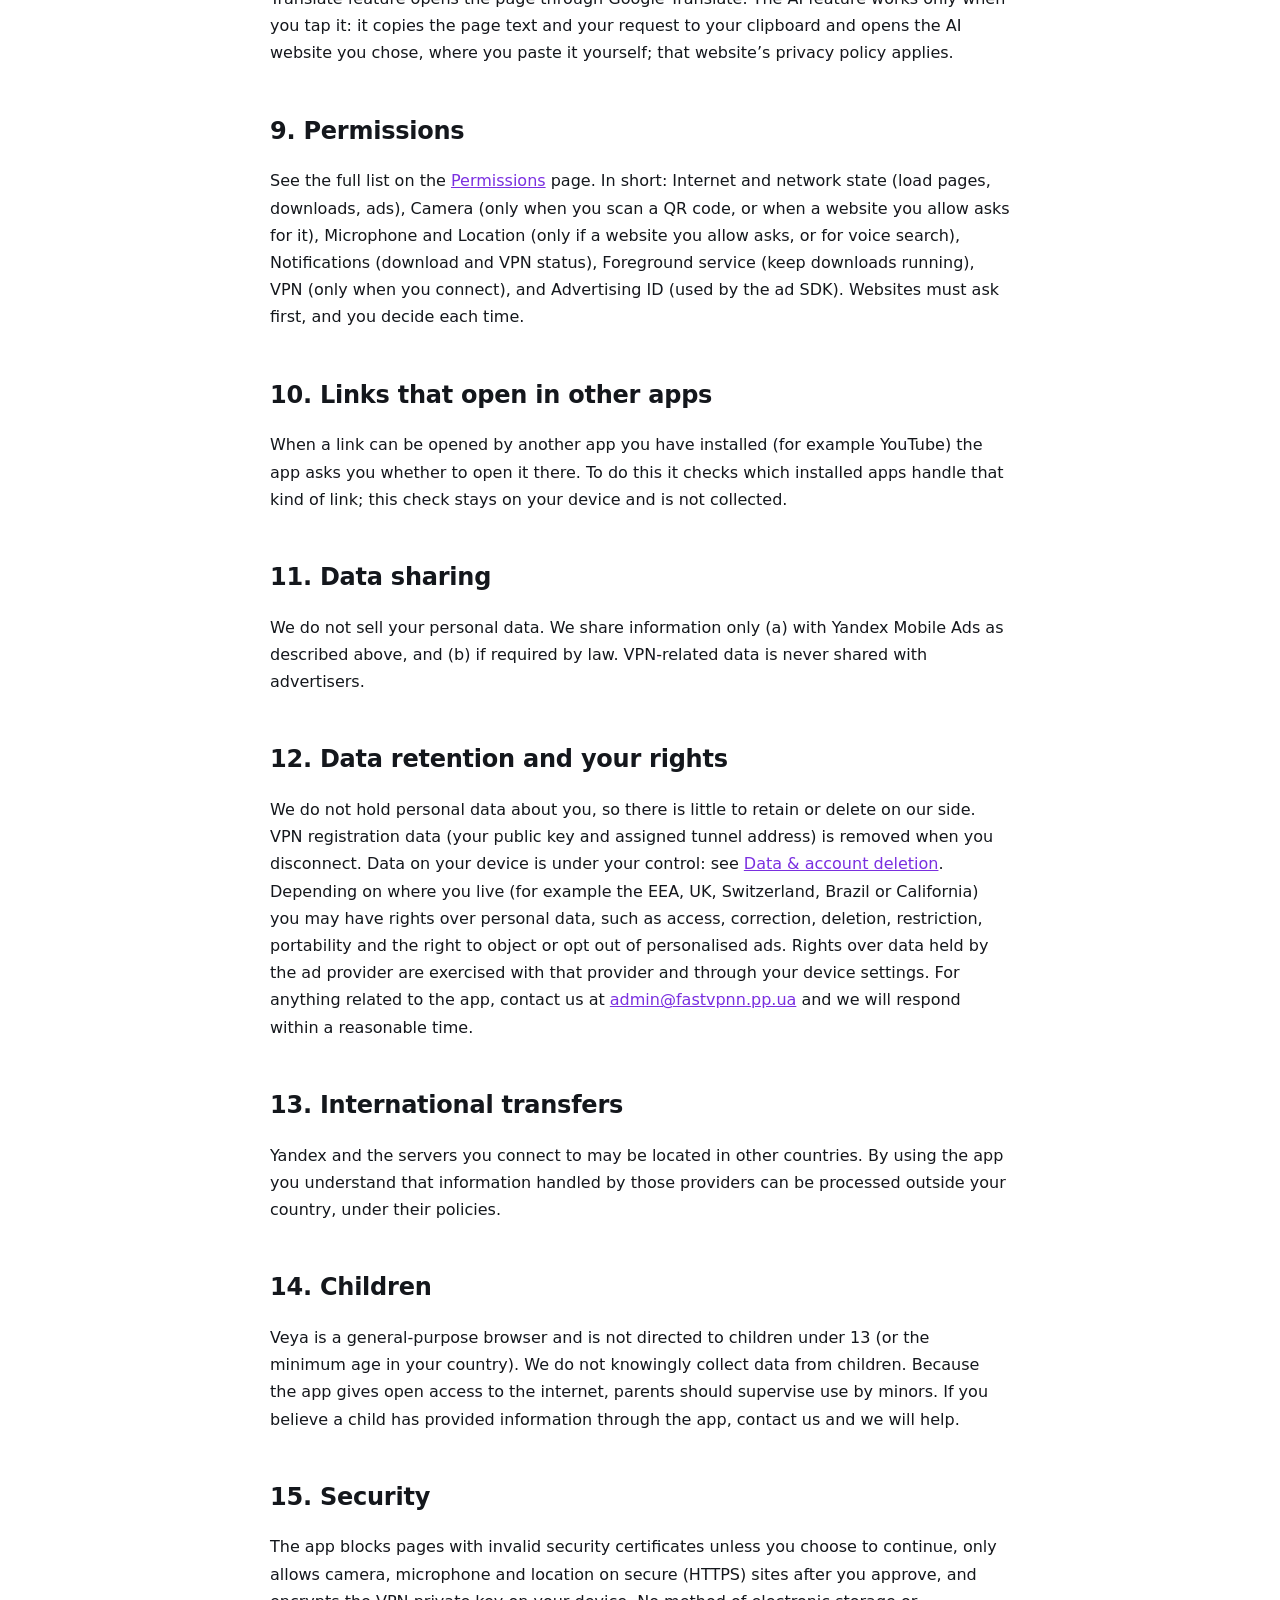
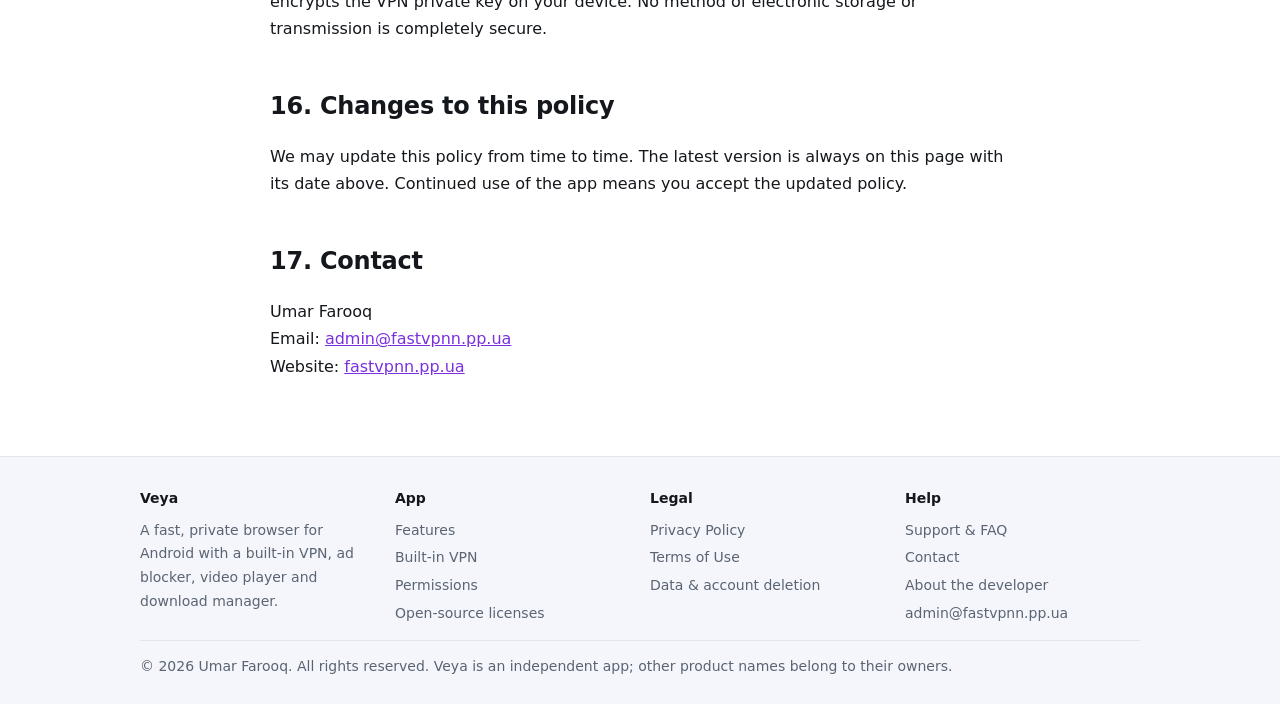
<file: privacy-policy.html>
<!DOCTYPE html>
<html lang="en"><head>
<meta charset="utf-8">
<meta name="viewport" content="width=device-width, initial-scale=1">
<title>Privacy Policy – Veya</title>
<meta name="description" content="Veya Privacy Policy: what information the Veya Android browser and its optional VPN handle, ads from Yandex, permissions, retention and your rights.">
<link rel="canonical" href="https://fastvpnn.pp.ua/privacy-policy.html">
<link rel="icon" type="image/png" sizes="32x32" href="assets/favicon-32.png">
<link rel="icon" href="assets/favicon.ico">
<link rel="apple-touch-icon" href="assets/apple-touch-icon.png">
<meta name="theme-color" content="#3a0f80">
<meta property="og:type" content="website">
<meta property="og:site_name" content="Veya">
<meta property="og:title" content="Privacy Policy – Veya">
<meta property="og:description" content="Veya Privacy Policy: what information the Veya Android browser and its optional VPN handle, ads from Yandex, permissions, retention and your rights.">
<meta property="og:url" content="https://fastvpnn.pp.ua/privacy-policy.html">
<meta property="og:image" content="https://fastvpnn.pp.ua/assets/logo.png">
<meta name="twitter:card" content="summary">
<link rel="stylesheet" href="style.css">
</head><body>
<header><div class="wrap bar"><a class="brand" href="index.html"><img src="assets/icon-192.png" alt="" width="32" height="32">Veya</a><nav aria-label="Main"><a href="index.html">Home</a><a href="features.html">Features</a><a href="vpn.html">VPN</a><a href="privacy-policy.html" aria-current="page">Privacy</a><a href="terms.html">Terms</a><a href="support.html">Support</a><a href="contact.html">Contact</a></nav></div></header>
<main><div class="wrap doc">

<h1>Privacy Policy</h1>
<p class="meta">Last updated: November 15, 2026 &middot; Applies to the Veya app (package <code>veyabrowser.vpn</code>) and this website.</p>
<p>This Privacy Policy explains how Veya (&ldquo;the app&rdquo;), developed by Umar Farooq (&ldquo;we&rdquo;, &ldquo;us&rdquo;), handles information. By using the app you agree to this policy. If you do not agree, please do not use the app.</p>

<div class="note"><b>Summary</b>
<ul>
<li>No account is needed. We do not ask for your name, email or phone number inside the app.</li>
<li>Your bookmarks, history, downloads list, tabs and settings stay on your device. We do not receive them.</li>
<li>The app shows ads from Yandex Mobile Ads after you start a download. Yandex may process device information such as your advertising ID and IP address.</li>
<li>The optional VPN sends a public key and your chosen server to our VPN control server when you connect. We do not use VPN data for ads and do not sell it.</li>
<li>We use no analytics or crash-reporting SDKs and we do not sell your personal data.</li>
</ul></div>

<h2>1. Information stored on your device</h2>
<p>To work as a browser, the app stores on your device: bookmarks, home-page shortcuts, browsing history (not saved in private tabs), the list of your downloads, per-site settings, app settings, cookies and website data kept by Android WebView, a counter of blocked requests, user scripts, elements you hid with &ldquo;Mark as ad&rdquo;, recently closed tabs, tab groups and (only if you turn on &ldquo;Restore tabs&rdquo;) the addresses, titles and groups of your open tabs so they can be restored. We do not receive or have access to this data. You can erase it with <i>Menu &rarr; Clear data</i> or by uninstalling the app.</p>

<h2>2. Information we collect</h2>
<p>We do not collect personal information through the app ourselves and we do not use analytics or crash-reporting SDKs. The only server we operate that the app talks to is the VPN control server, and only if you use the VPN (see section 6). The third-party services the app contacts are described below.</p>

<h2>3. Advertising (Yandex Mobile Ads)</h2>
<p>The app uses the Yandex Mobile Ads SDK to show interstitial (full-screen) ads. Ads can appear after you start a download. To load, show and measure ads and to prevent fraud, the SDK may collect and process information from your device, which can include:</p>
<ul>
<li>Advertising ID (such as the Google Advertising ID) and device identifiers</li>
<li>IP address and approximate location derived from it</li>
<li>Device and OS details (model, OS version, language, screen size, network type)</li>
<li>Ad interaction data (ads shown, clicked or dismissed)</li>
</ul>
<p>This information is processed by Yandex under <a href="https://yandex.com/legal/privacy/" rel="noopener">Yandex&rsquo;s privacy policy</a>. We do not receive your personal data from Yandex; we only receive aggregated advertising performance reports. <b>Your ad choices:</b> you can reset your advertising ID or opt out of ads personalisation in your device settings (on most Android devices: Settings &rarr; Privacy &rarr; Ads). Opting out does not remove ads; it makes them less personalised.</p>

<h2>4. Ad blocker filter lists</h2>
<p>The ad blocker uses the public EasyList and EasyPrivacy filter lists. The app downloads them from easylist.to (or the mirror easylist-downloads.adblockplus.org) when you first use it and then about every 4 days. You can turn automatic updates off, or update manually, in Settings. Those servers can see your IP address and that a download was requested, like any website. No browsing data is sent.</p>

<h2>5. Downloads, media and tabs</h2>
<p>When you download a file the app connects directly to the website that hosts it, sending the cookies and the address of the page you came from (so the site allows the download), the same way a browser does. Files are saved in the &ldquo;Veya&rdquo; folder inside your Downloads folder. We do not upload or scan your files.</p>
<p>The built-in video player and the floating (picture-in-picture) player load the video directly from the website that provides it. The app detects videos on a page locally on your device; the video address is not sent to us. Open tabs, tab groups and recently closed tabs are stored only on your device.</p>

<h2 id="vpn">6. Built-in VPN (optional)</h2>
<p>The VPN is off until you turn it on. When you connect, the app creates a WireGuard key pair on your device (the private key never leaves it and is stored encrypted) and sends only the <b>public</b> key and the server you selected to our VPN control server (api.fastvpnn.pp.ua) to receive a tunnel address and the connection details. While connected, your internet traffic is encrypted and routed through the VPN server you selected, so websites see the server&rsquo;s IP address instead of yours. The &ldquo;Browser traffic only&rdquo; option limits this to Veya. The app also contacts VPN servers to measure connection speed (ping). When you disconnect, your device&rsquo;s registration is removed from the server.</p>
<p>We use Android&rsquo;s VpnService API for this purpose only. We do not use the VPN to collect or sell personal data, to display or inject ads, or to track you, and we do not inspect or modify the content of your encrypted traffic. See <a href="vpn.html">Built-in VPN</a> for the full disclosure.</p>

<h2>7. Websites you visit</h2>
<p>When you open a website your device connects directly to that site and to the third-party content it loads. That site receives standard information such as your IP address (or the VPN server&rsquo;s IP address if the VPN is on) and browser details, and may set cookies under its own privacy policy. We do not see or control this. Veya offers tools that can reduce tracking: an ad and tracker blocker, third-party cookie blocking, optional Do Not Track and Global Privacy Control requests, private tabs and a clear-data-on-exit option. Private tabs do not save history, but they do not make you anonymous to websites, your network or your internet provider.</p>

<h2>8. Search, translate and AI</h2>
<p>Text you type in the address bar that is not a web address is sent to the search engine you select in Settings (Google by default, or Bing, DuckDuckGo, Ecosia, Brave, Yahoo or a custom one). If &ldquo;Search suggestions&rdquo; is on, the text you type is sent to your chosen search engine to fetch suggestions; this is never done in private tabs and can be turned off. Suggestions from your history and bookmarks are computed on your device only. The Translate feature opens the page through Google Translate. The AI feature works only when you tap it: it copies the page text and your request to your clipboard and opens the AI website you chose, where you paste it yourself; that website&rsquo;s privacy policy applies.</p>

<h2>9. Permissions</h2>
<p>See the full list on the <a href="permissions.html">Permissions</a> page. In short: Internet and network state (load pages, downloads, ads), Camera (only when you scan a QR code, or when a website you allow asks for it), Microphone and Location (only if a website you allow asks, or for voice search), Notifications (download and VPN status), Foreground service (keep downloads running), VPN (only when you connect), and Advertising ID (used by the ad SDK). Websites must ask first, and you decide each time.</p>

<h2>10. Links that open in other apps</h2>
<p>When a link can be opened by another app you have installed (for example YouTube) the app asks you whether to open it there. To do this it checks which installed apps handle that kind of link; this check stays on your device and is not collected.</p>

<h2>11. Data sharing</h2>
<p>We do not sell your personal data. We share information only (a) with Yandex Mobile Ads as described above, and (b) if required by law. VPN-related data is never shared with advertisers.</p>

<h2>12. Data retention and your rights</h2>
<p>We do not hold personal data about you, so there is little to retain or delete on our side. VPN registration data (your public key and assigned tunnel address) is removed when you disconnect. Data on your device is under your control: see <a href="data-deletion.html">Data &amp; account deletion</a>. Depending on where you live (for example the EEA, UK, Switzerland, Brazil or California) you may have rights over personal data, such as access, correction, deletion, restriction, portability and the right to object or opt out of personalised ads. Rights over data held by the ad provider are exercised with that provider and through your device settings. For anything related to the app, contact us at <a href="mailto:admin@fastvpnn.pp.ua">admin@fastvpnn.pp.ua</a> and we will respond within a reasonable time.</p>

<h2>13. International transfers</h2>
<p>Yandex and the servers you connect to may be located in other countries. By using the app you understand that information handled by those providers can be processed outside your country, under their policies.</p>

<h2>14. Children</h2>
<p>Veya is a general-purpose browser and is not directed to children under 13 (or the minimum age in your country). We do not knowingly collect data from children. Because the app gives open access to the internet, parents should supervise use by minors. If you believe a child has provided information through the app, contact us and we will help.</p>

<h2>15. Security</h2>
<p>The app blocks pages with invalid security certificates unless you choose to continue, only allows camera, microphone and location on secure (HTTPS) sites after you approve, and encrypts the VPN private key on your device. No method of electronic storage or transmission is completely secure.</p>

<h2>16. Changes to this policy</h2>
<p>We may update this policy from time to time. The latest version is always on this page with its date above. Continued use of the app means you accept the updated policy.</p>

<h2>17. Contact</h2>
<p>Umar Farooq<br>Email: <a href="mailto:admin@fastvpnn.pp.ua">admin@fastvpnn.pp.ua</a><br>Website: <a href="https://fastvpnn.pp.ua">fastvpnn.pp.ua</a></p>

</div></main>
<footer><div class="wrap">
<div class="foot">
<div><h4>Veya</h4><span>A fast, private browser for Android with a built-in VPN, ad blocker, video player and download manager.</span></div>
<div><h4>App</h4><a href="features.html">Features</a><a href="vpn.html">Built-in VPN</a><a href="permissions.html">Permissions</a><a href="licenses.html">Open-source licenses</a></div>
<div><h4>Legal</h4><a href="privacy-policy.html">Privacy Policy</a><a href="terms.html">Terms of Use</a><a href="data-deletion.html">Data &amp; account deletion</a></div>
<div><h4>Help</h4><a href="support.html">Support &amp; FAQ</a><a href="contact.html">Contact</a><a href="about.html">About the developer</a><a href="mailto:admin@fastvpnn.pp.ua">admin@fastvpnn.pp.ua</a></div>
</div>
<div class="copy">&copy; 2026 Umar Farooq. All rights reserved. Veya is an independent app; other product names belong to their owners.</div>
</div></footer>
</body></html>
</file>
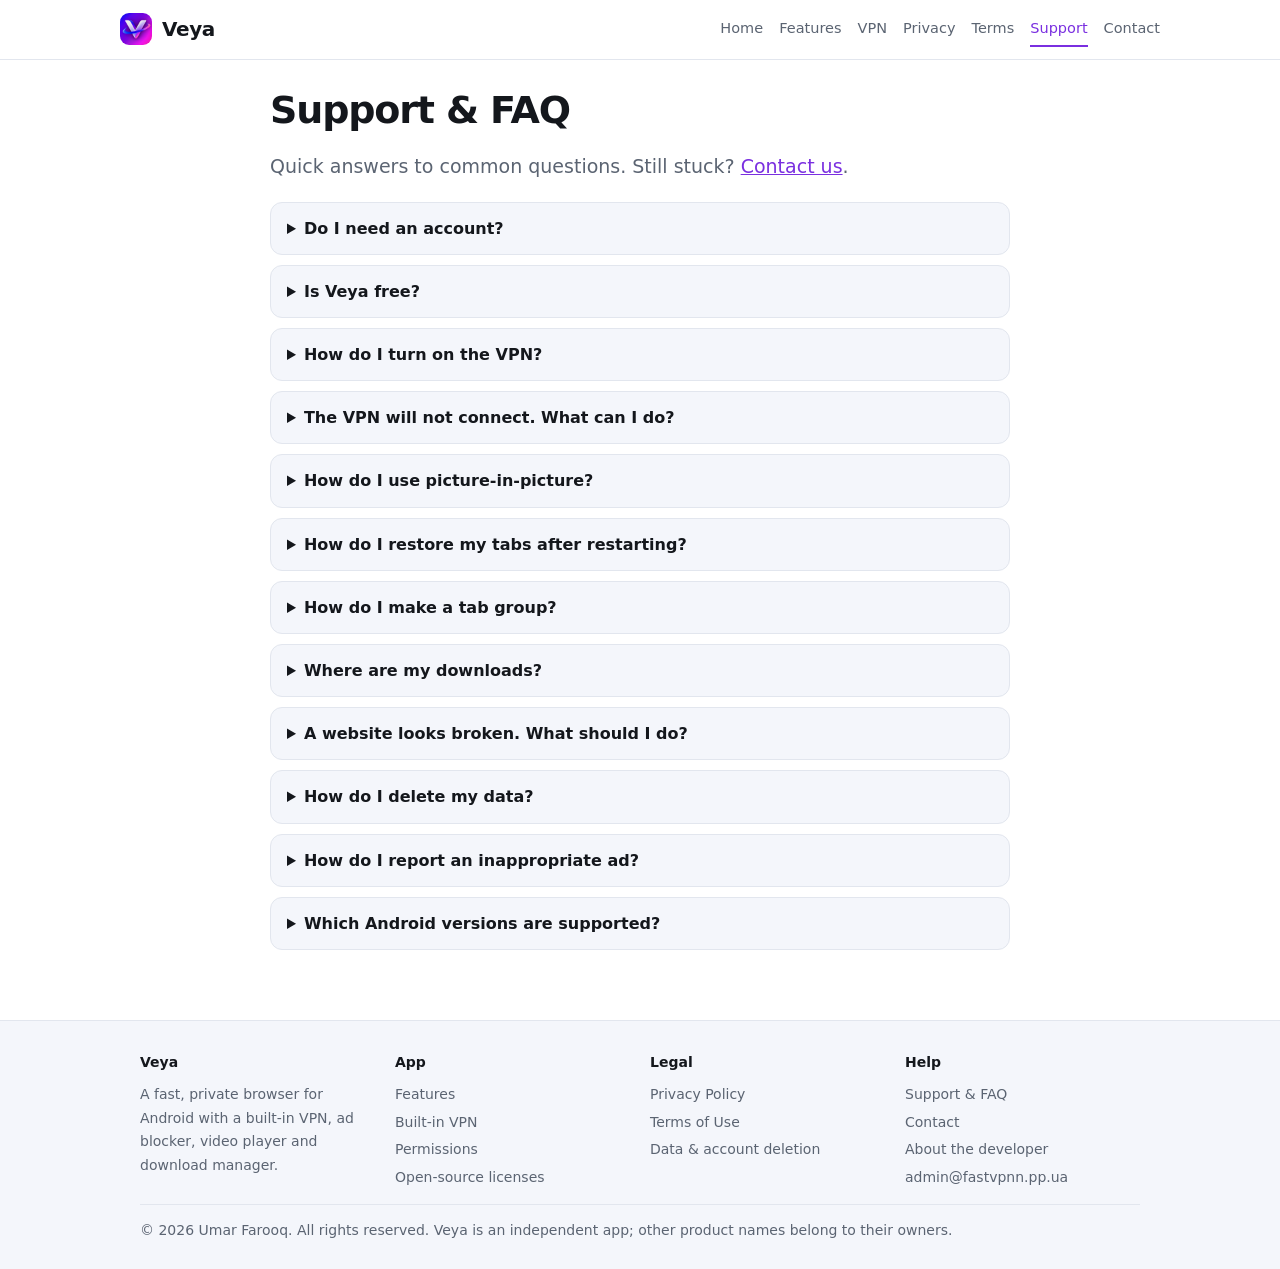
<file: support.html>
<!DOCTYPE html>
<html lang="en"><head>
<meta charset="utf-8">
<meta name="viewport" content="width=device-width, initial-scale=1">
<title>Support &amp; FAQ – Veya</title>
<meta name="description" content="Help for the Veya Android browser: VPN, picture-in-picture, tabs, downloads and privacy.">
<link rel="canonical" href="https://fastvpnn.pp.ua/support.html">
<link rel="icon" type="image/png" sizes="32x32" href="assets/favicon-32.png">
<link rel="icon" href="assets/favicon.ico">
<link rel="apple-touch-icon" href="assets/apple-touch-icon.png">
<meta name="theme-color" content="#3a0f80">
<meta property="og:type" content="website">
<meta property="og:site_name" content="Veya">
<meta property="og:title" content="Support &amp; FAQ – Veya">
<meta property="og:description" content="Help for the Veya Android browser: VPN, picture-in-picture, tabs, downloads and privacy.">
<meta property="og:url" content="https://fastvpnn.pp.ua/support.html">
<meta property="og:image" content="https://fastvpnn.pp.ua/assets/logo.png">
<meta name="twitter:card" content="summary">
<link rel="stylesheet" href="style.css">
</head><body>
<header><div class="wrap bar"><a class="brand" href="index.html"><img src="assets/icon-192.png" alt="" width="32" height="32">Veya</a><nav aria-label="Main"><a href="index.html">Home</a><a href="features.html">Features</a><a href="vpn.html">VPN</a><a href="privacy-policy.html">Privacy</a><a href="terms.html">Terms</a><a href="support.html" aria-current="page">Support</a><a href="contact.html">Contact</a></nav></div></header>
<main><div class="wrap doc">
<h1>Support &amp; FAQ</h1>
<p class="lead">Quick answers to common questions. Still stuck? <a href="contact.html">Contact us</a>.</p><details><summary>Do I need an account?</summary><p>No. Veya has no sign-up or login. Your data stays on your device.</p></details><details><summary>Is Veya free?</summary><p>Yes. The app is free and supported by ads shown after you start a download.</p></details><details><summary>How do I turn on the VPN?</summary><p>Open the menu, tap VPN, choose a server and tap Connect. Approve Android&rsquo;s VPN request the first time. Turn on &ldquo;Browser traffic only&rdquo; if you want only Veya to use the VPN.</p></details><details><summary>The VPN will not connect. What can I do?</summary><p>Check your internet connection, try another server, turn off any other VPN app, and make sure you approved Android&rsquo;s VPN permission. If it still fails, email us with your Android version and the server name.</p></details><details><summary>How do I use picture-in-picture?</summary><p>Play a video, then tap the &ldquo;Floating player&rdquo; button that appears, or press Home while the video is full screen. Make sure picture-in-picture is allowed for Veya in Android settings and enabled in <i>Settings &rarr; Advanced browser features</i>. Some websites block PiP.</p></details><details><summary>How do I restore my tabs after restarting?</summary><p>Turn on <i>Settings &rarr; Advanced browser features &rarr; Restore tabs after restart</i>. Recently closed tabs are in the tab switcher under &ldquo;Recently closed&rdquo;.</p></details><details><summary>How do I make a tab group?</summary><p>Open the tab switcher, tap &ldquo;+ New group&rdquo; (the tab you are on is added), then long-press other tabs and choose &ldquo;Add to group&rdquo;.</p></details><details><summary>Where are my downloads?</summary><p>In the &ldquo;Veya&rdquo; folder inside your Downloads folder, and under <i>Menu &rarr; Downloads</i> in the app.</p></details><details><summary>A website looks broken. What should I do?</summary><p>Open the site settings for that page (from the menu) and turn off the ad blocker for that site, or try the desktop-site option. Report the site to us if it keeps failing.</p></details><details><summary>How do I delete my data?</summary><p>See <a href="data-deletion.html">Data &amp; account deletion</a>.</p></details><details><summary>How do I report an inappropriate ad?</summary><p>Email us a screenshot and what you were doing. We will report it to the ad network.</p></details><details><summary>Which Android versions are supported?</summary><p>Android 7.0 (API 24) and newer. Features such as picture-in-picture need Android 8.0 or newer.</p></details>
</div></main>
<footer><div class="wrap">
<div class="foot">
<div><h4>Veya</h4><span>A fast, private browser for Android with a built-in VPN, ad blocker, video player and download manager.</span></div>
<div><h4>App</h4><a href="features.html">Features</a><a href="vpn.html">Built-in VPN</a><a href="permissions.html">Permissions</a><a href="licenses.html">Open-source licenses</a></div>
<div><h4>Legal</h4><a href="privacy-policy.html">Privacy Policy</a><a href="terms.html">Terms of Use</a><a href="data-deletion.html">Data &amp; account deletion</a></div>
<div><h4>Help</h4><a href="support.html">Support &amp; FAQ</a><a href="contact.html">Contact</a><a href="about.html">About the developer</a><a href="mailto:admin@fastvpnn.pp.ua">admin@fastvpnn.pp.ua</a></div>
</div>
<div class="copy">&copy; 2026 Umar Farooq. All rights reserved. Veya is an independent app; other product names belong to their owners.</div>
</div></footer>
</body></html>
</file>
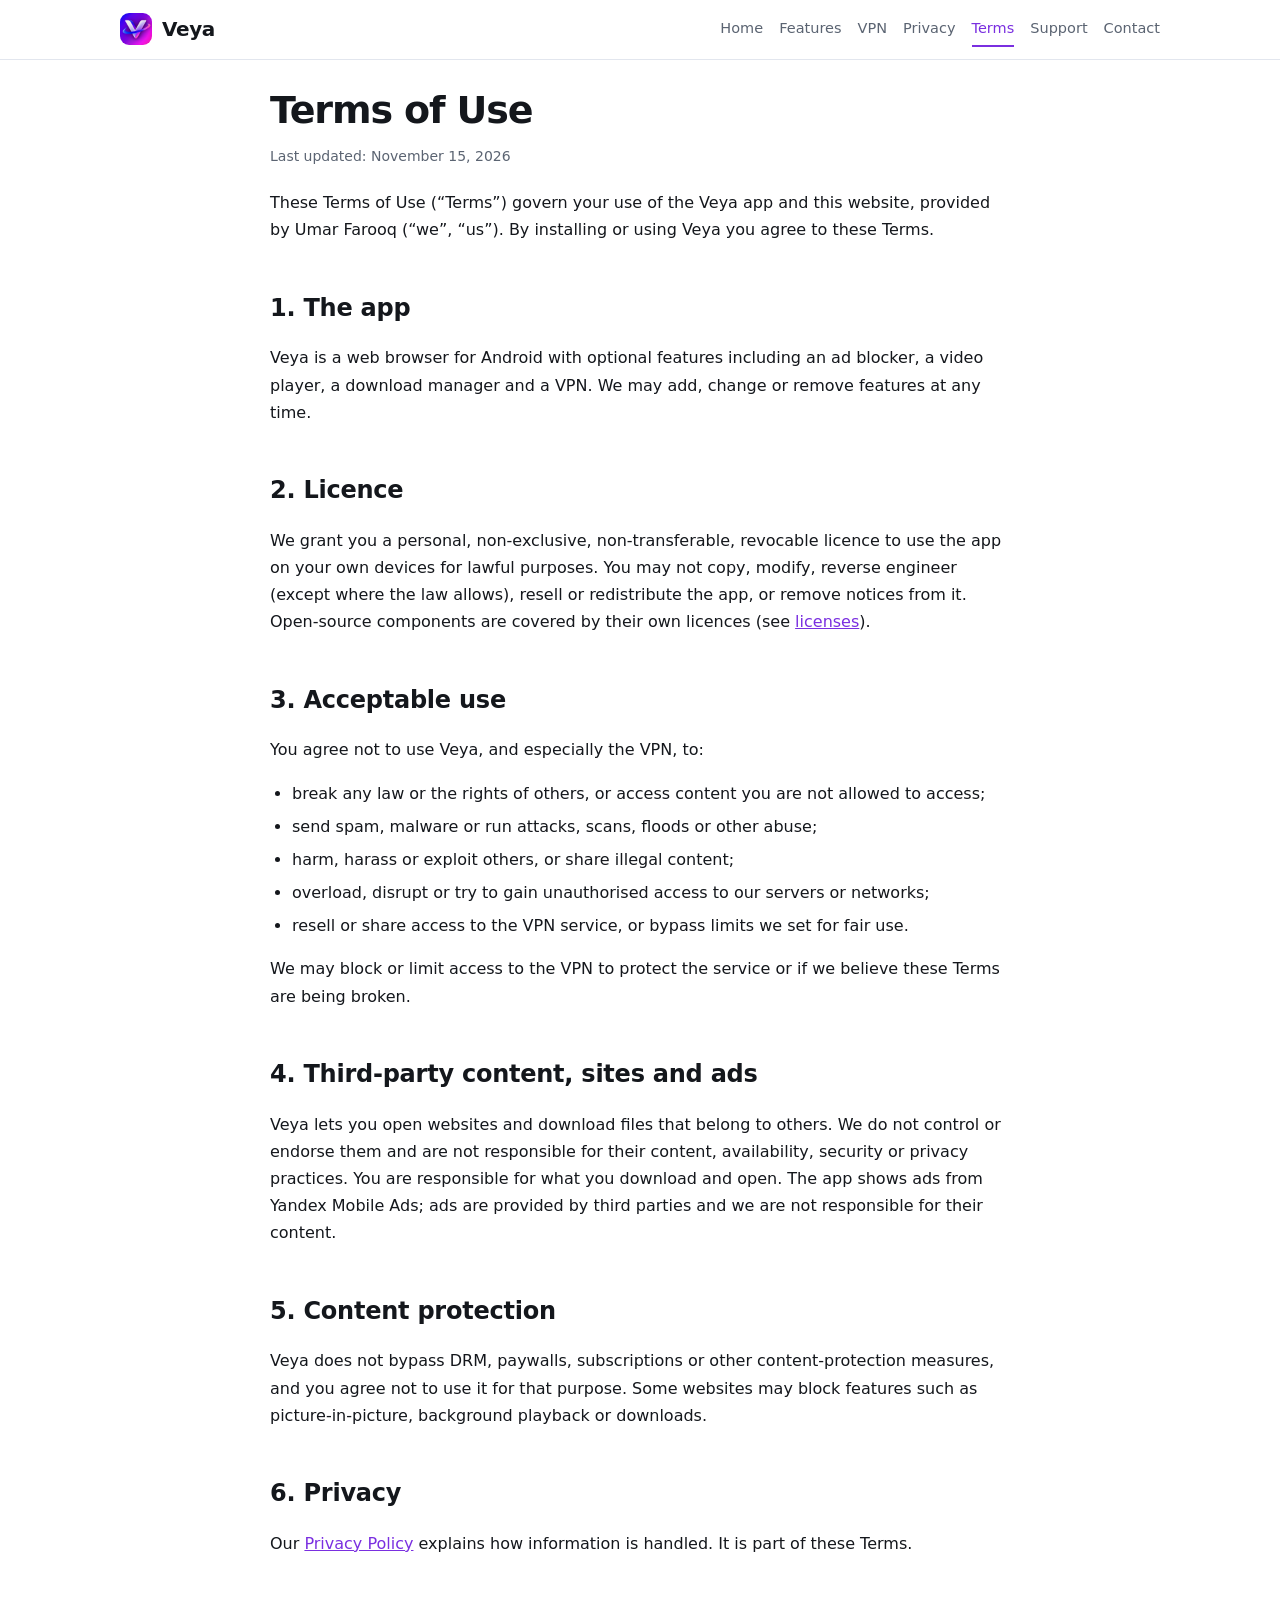
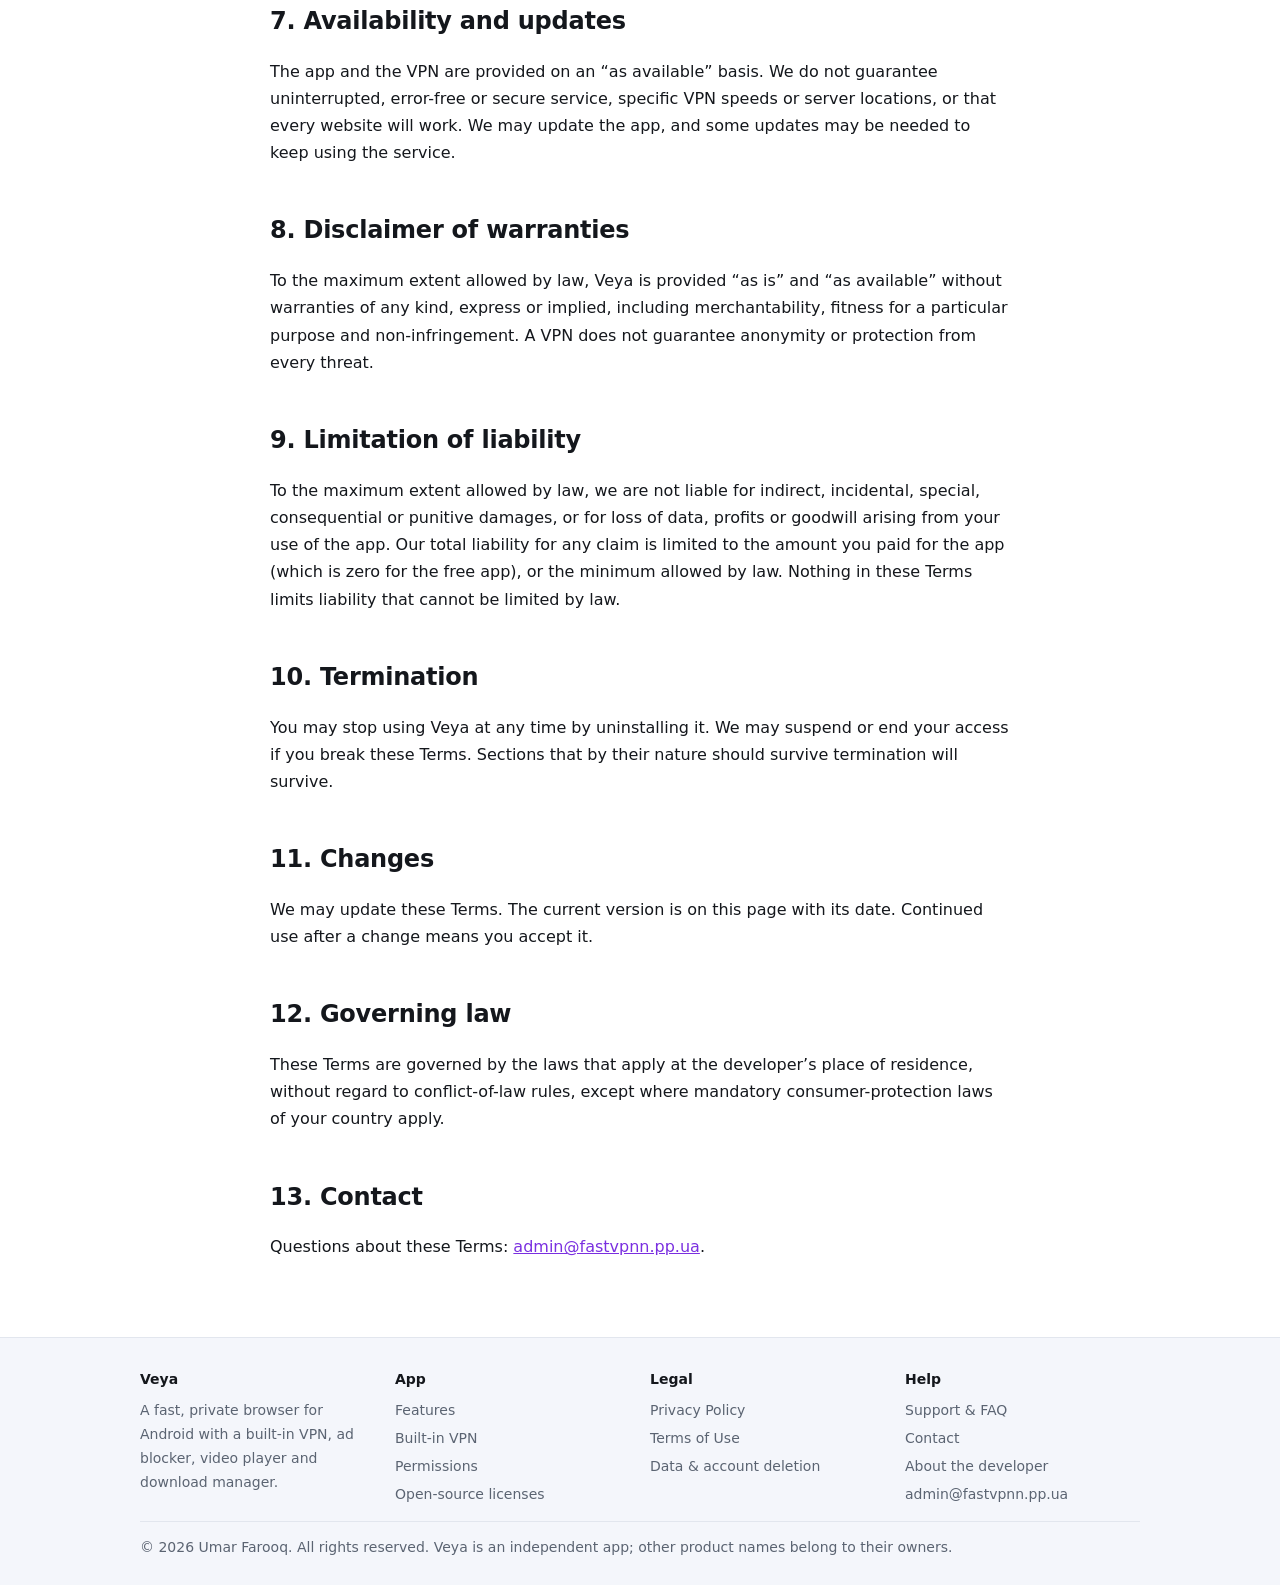
<file: terms.html>
<!DOCTYPE html>
<html lang="en"><head>
<meta charset="utf-8">
<meta name="viewport" content="width=device-width, initial-scale=1">
<title>Terms of Use – Veya</title>
<meta name="description" content="Terms of Use for the Veya Android browser and built-in VPN.">
<link rel="canonical" href="https://fastvpnn.pp.ua/terms.html">
<link rel="icon" type="image/png" sizes="32x32" href="assets/favicon-32.png">
<link rel="icon" href="assets/favicon.ico">
<link rel="apple-touch-icon" href="assets/apple-touch-icon.png">
<meta name="theme-color" content="#3a0f80">
<meta property="og:type" content="website">
<meta property="og:site_name" content="Veya">
<meta property="og:title" content="Terms of Use – Veya">
<meta property="og:description" content="Terms of Use for the Veya Android browser and built-in VPN.">
<meta property="og:url" content="https://fastvpnn.pp.ua/terms.html">
<meta property="og:image" content="https://fastvpnn.pp.ua/assets/logo.png">
<meta name="twitter:card" content="summary">
<link rel="stylesheet" href="style.css">
</head><body>
<header><div class="wrap bar"><a class="brand" href="index.html"><img src="assets/icon-192.png" alt="" width="32" height="32">Veya</a><nav aria-label="Main"><a href="index.html">Home</a><a href="features.html">Features</a><a href="vpn.html">VPN</a><a href="privacy-policy.html">Privacy</a><a href="terms.html" aria-current="page">Terms</a><a href="support.html">Support</a><a href="contact.html">Contact</a></nav></div></header>
<main><div class="wrap doc">

<h1>Terms of Use</h1>
<p class="meta">Last updated: November 15, 2026</p>
<p>These Terms of Use (&ldquo;Terms&rdquo;) govern your use of the Veya app and this website, provided by Umar Farooq (&ldquo;we&rdquo;, &ldquo;us&rdquo;). By installing or using Veya you agree to these Terms.</p>

<h2>1. The app</h2>
<p>Veya is a web browser for Android with optional features including an ad blocker, a video player, a download manager and a VPN. We may add, change or remove features at any time.</p>

<h2>2. Licence</h2>
<p>We grant you a personal, non-exclusive, non-transferable, revocable licence to use the app on your own devices for lawful purposes. You may not copy, modify, reverse engineer (except where the law allows), resell or redistribute the app, or remove notices from it. Open-source components are covered by their own licences (see <a href="licenses.html">licenses</a>).</p>

<h2>3. Acceptable use</h2>
<p>You agree not to use Veya, and especially the VPN, to:</p>
<ul>
<li>break any law or the rights of others, or access content you are not allowed to access;</li>
<li>send spam, malware or run attacks, scans, floods or other abuse;</li>
<li>harm, harass or exploit others, or share illegal content;</li>
<li>overload, disrupt or try to gain unauthorised access to our servers or networks;</li>
<li>resell or share access to the VPN service, or bypass limits we set for fair use.</li>
</ul>
<p>We may block or limit access to the VPN to protect the service or if we believe these Terms are being broken.</p>

<h2>4. Third-party content, sites and ads</h2>
<p>Veya lets you open websites and download files that belong to others. We do not control or endorse them and are not responsible for their content, availability, security or privacy practices. You are responsible for what you download and open. The app shows ads from Yandex Mobile Ads; ads are provided by third parties and we are not responsible for their content.</p>

<h2>5. Content protection</h2>
<p>Veya does not bypass DRM, paywalls, subscriptions or other content-protection measures, and you agree not to use it for that purpose. Some websites may block features such as picture-in-picture, background playback or downloads.</p>

<h2>6. Privacy</h2>
<p>Our <a href="privacy-policy.html">Privacy Policy</a> explains how information is handled. It is part of these Terms.</p>

<h2>7. Availability and updates</h2>
<p>The app and the VPN are provided on an &ldquo;as available&rdquo; basis. We do not guarantee uninterrupted, error-free or secure service, specific VPN speeds or server locations, or that every website will work. We may update the app, and some updates may be needed to keep using the service.</p>

<h2>8. Disclaimer of warranties</h2>
<p>To the maximum extent allowed by law, Veya is provided &ldquo;as is&rdquo; and &ldquo;as available&rdquo; without warranties of any kind, express or implied, including merchantability, fitness for a particular purpose and non-infringement. A VPN does not guarantee anonymity or protection from every threat.</p>

<h2>9. Limitation of liability</h2>
<p>To the maximum extent allowed by law, we are not liable for indirect, incidental, special, consequential or punitive damages, or for loss of data, profits or goodwill arising from your use of the app. Our total liability for any claim is limited to the amount you paid for the app (which is zero for the free app), or the minimum allowed by law. Nothing in these Terms limits liability that cannot be limited by law.</p>

<h2>10. Termination</h2>
<p>You may stop using Veya at any time by uninstalling it. We may suspend or end your access if you break these Terms. Sections that by their nature should survive termination will survive.</p>

<h2>11. Changes</h2>
<p>We may update these Terms. The current version is on this page with its date. Continued use after a change means you accept it.</p>

<h2>12. Governing law</h2>
<p>These Terms are governed by the laws that apply at the developer&rsquo;s place of residence, without regard to conflict-of-law rules, except where mandatory consumer-protection laws of your country apply.</p>

<h2>13. Contact</h2>
<p>Questions about these Terms: <a href="mailto:admin@fastvpnn.pp.ua">admin@fastvpnn.pp.ua</a>.</p>

</div></main>
<footer><div class="wrap">
<div class="foot">
<div><h4>Veya</h4><span>A fast, private browser for Android with a built-in VPN, ad blocker, video player and download manager.</span></div>
<div><h4>App</h4><a href="features.html">Features</a><a href="vpn.html">Built-in VPN</a><a href="permissions.html">Permissions</a><a href="licenses.html">Open-source licenses</a></div>
<div><h4>Legal</h4><a href="privacy-policy.html">Privacy Policy</a><a href="terms.html">Terms of Use</a><a href="data-deletion.html">Data &amp; account deletion</a></div>
<div><h4>Help</h4><a href="support.html">Support &amp; FAQ</a><a href="contact.html">Contact</a><a href="about.html">About the developer</a><a href="mailto:admin@fastvpnn.pp.ua">admin@fastvpnn.pp.ua</a></div>
</div>
<div class="copy">&copy; 2026 Umar Farooq. All rights reserved. Veya is an independent app; other product names belong to their owners.</div>
</div></footer>
</body></html>
</file>
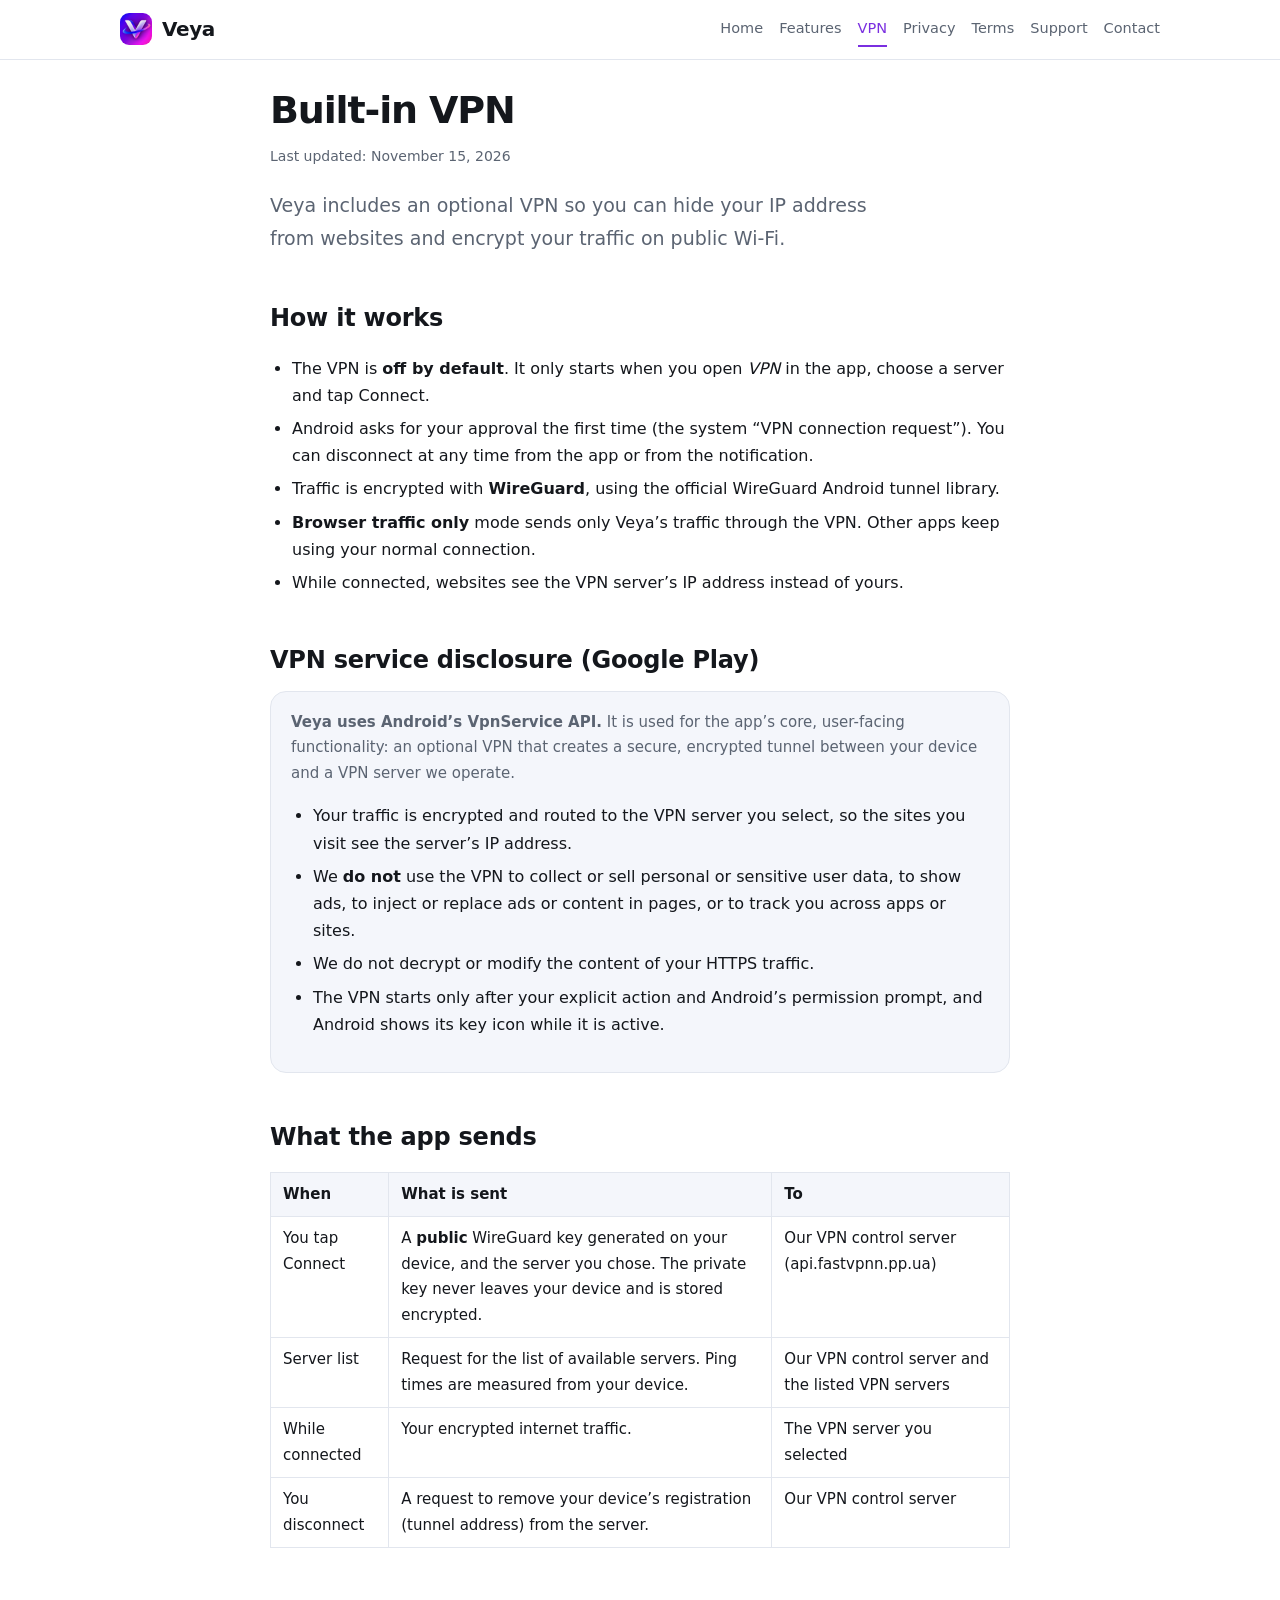
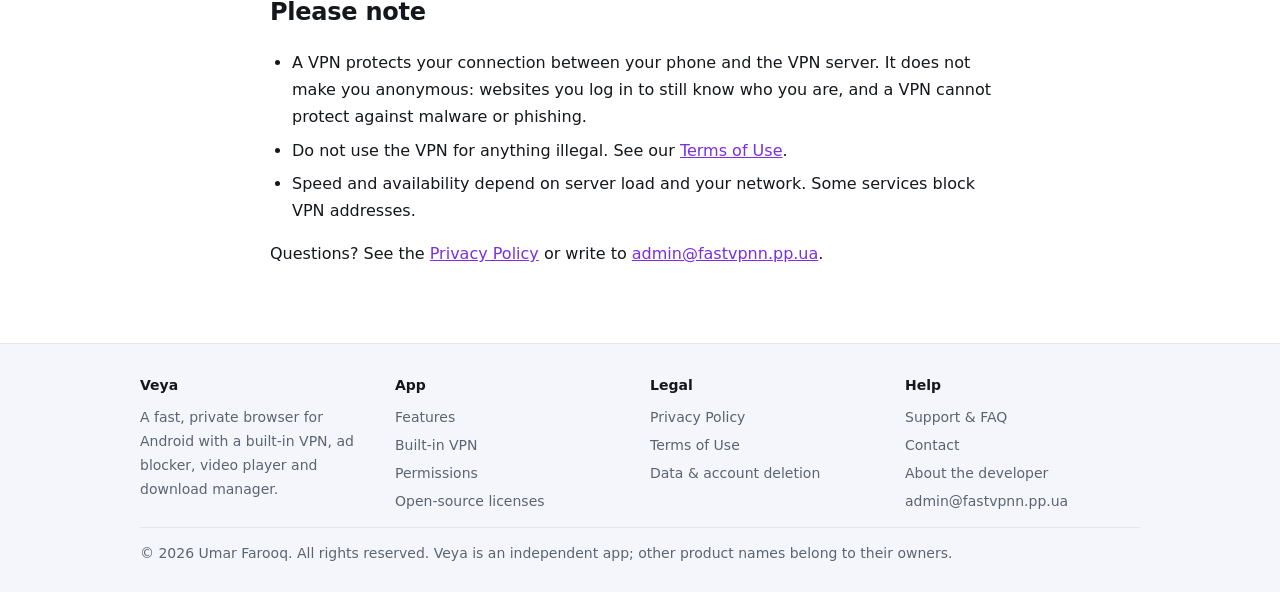
<file: vpn.html>
<!DOCTYPE html>
<html lang="en"><head>
<meta charset="utf-8">
<meta name="viewport" content="width=device-width, initial-scale=1">
<title>Built-in VPN – Veya</title>
<meta name="description" content="How the optional Veya VPN works, what the app sends to our VPN control server, and how it is used. Includes our VPN service disclosure.">
<link rel="canonical" href="https://fastvpnn.pp.ua/vpn.html">
<link rel="icon" type="image/png" sizes="32x32" href="assets/favicon-32.png">
<link rel="icon" href="assets/favicon.ico">
<link rel="apple-touch-icon" href="assets/apple-touch-icon.png">
<meta name="theme-color" content="#3a0f80">
<meta property="og:type" content="website">
<meta property="og:site_name" content="Veya">
<meta property="og:title" content="Built-in VPN – Veya">
<meta property="og:description" content="How the optional Veya VPN works, what the app sends to our VPN control server, and how it is used. Includes our VPN service disclosure.">
<meta property="og:url" content="https://fastvpnn.pp.ua/vpn.html">
<meta property="og:image" content="https://fastvpnn.pp.ua/assets/logo.png">
<meta name="twitter:card" content="summary">
<link rel="stylesheet" href="style.css">
</head><body>
<header><div class="wrap bar"><a class="brand" href="index.html"><img src="assets/icon-192.png" alt="" width="32" height="32">Veya</a><nav aria-label="Main"><a href="index.html">Home</a><a href="features.html">Features</a><a href="vpn.html" aria-current="page">VPN</a><a href="privacy-policy.html">Privacy</a><a href="terms.html">Terms</a><a href="support.html">Support</a><a href="contact.html">Contact</a></nav></div></header>
<main><div class="wrap doc">

<h1>Built-in VPN</h1>
<p class="meta">Last updated: November 15, 2026</p>
<p class="lead">Veya includes an optional VPN so you can hide your IP address from websites and encrypt your traffic on public Wi-Fi.</p>

<h2>How it works</h2>
<ul>
<li>The VPN is <b>off by default</b>. It only starts when you open <i>VPN</i> in the app, choose a server and tap Connect.</li>
<li>Android asks for your approval the first time (the system &ldquo;VPN connection request&rdquo;). You can disconnect at any time from the app or from the notification.</li>
<li>Traffic is encrypted with <b>WireGuard</b>, using the official WireGuard Android tunnel library.</li>
<li><b>Browser traffic only</b> mode sends only Veya&rsquo;s traffic through the VPN. Other apps keep using your normal connection.</li>
<li>While connected, websites see the VPN server&rsquo;s IP address instead of yours.</li>
</ul>

<h2>VPN service disclosure (Google Play)</h2>
<div class="card">
<p><b>Veya uses Android&rsquo;s VpnService API.</b> It is used for the app&rsquo;s core, user-facing functionality: an optional VPN that creates a secure, encrypted tunnel between your device and a VPN server we operate.</p>
<ul>
<li>Your traffic is encrypted and routed to the VPN server you select, so the sites you visit see the server&rsquo;s IP address.</li>
<li>We <b>do not</b> use the VPN to collect or sell personal or sensitive user data, to show ads, to inject or replace ads or content in pages, or to track you across apps or sites.</li>
<li>We do not decrypt or modify the content of your HTTPS traffic.</li>
<li>The VPN starts only after your explicit action and Android&rsquo;s permission prompt, and Android shows its key icon while it is active.</li>
</ul>
</div>

<h2>What the app sends</h2>
<table>
<tr><th>When</th><th>What is sent</th><th>To</th></tr>
<tr><td>You tap Connect</td><td>A <b>public</b> WireGuard key generated on your device, and the server you chose. The private key never leaves your device and is stored encrypted.</td><td>Our VPN control server (api.fastvpnn.pp.ua)</td></tr>
<tr><td>Server list</td><td>Request for the list of available servers. Ping times are measured from your device.</td><td>Our VPN control server and the listed VPN servers</td></tr>
<tr><td>While connected</td><td>Your encrypted internet traffic.</td><td>The VPN server you selected</td></tr>
<tr><td>You disconnect</td><td>A request to remove your device&rsquo;s registration (tunnel address) from the server.</td><td>Our VPN control server</td></tr>
</table>

<h2>Please note</h2>
<ul>
<li>A VPN protects your connection between your phone and the VPN server. It does not make you anonymous: websites you log in to still know who you are, and a VPN cannot protect against malware or phishing.</li>
<li>Do not use the VPN for anything illegal. See our <a href="terms.html">Terms of Use</a>.</li>
<li>Speed and availability depend on server load and your network. Some services block VPN addresses.</li>
</ul>
<p>Questions? See the <a href="privacy-policy.html#vpn">Privacy Policy</a> or write to <a href="mailto:admin@fastvpnn.pp.ua">admin@fastvpnn.pp.ua</a>.</p>

</div></main>
<footer><div class="wrap">
<div class="foot">
<div><h4>Veya</h4><span>A fast, private browser for Android with a built-in VPN, ad blocker, video player and download manager.</span></div>
<div><h4>App</h4><a href="features.html">Features</a><a href="vpn.html">Built-in VPN</a><a href="permissions.html">Permissions</a><a href="licenses.html">Open-source licenses</a></div>
<div><h4>Legal</h4><a href="privacy-policy.html">Privacy Policy</a><a href="terms.html">Terms of Use</a><a href="data-deletion.html">Data &amp; account deletion</a></div>
<div><h4>Help</h4><a href="support.html">Support &amp; FAQ</a><a href="contact.html">Contact</a><a href="about.html">About the developer</a><a href="mailto:admin@fastvpnn.pp.ua">admin@fastvpnn.pp.ua</a></div>
</div>
<div class="copy">&copy; 2026 Umar Farooq. All rights reserved. Veya is an independent app; other product names belong to their owners.</div>
</div></footer>
</body></html>
</file>
<file: style.css>
:root{--bg:#fff;--fg:#14171c;--muted:#5b6472;--card:#f4f6fb;--line:#e2e6ee;--accent:#7a2fe0;--accent-2:#3a0f80;--ok:#13a05a;--radius:16px}
@media (prefers-color-scheme:dark){:root{--bg:#0d1017;--fg:#e9ecf2;--muted:#9aa4b5;--card:#161b25;--line:#242b38;--accent:#c49bff;--accent-2:#e3d0ff}.btn{color:#1d0838}}
*{box-sizing:border-box}html{-webkit-text-size-adjust:100%;scroll-behavior:smooth}
body{margin:0;background:var(--bg);color:var(--fg);font:16px/1.7 system-ui,-apple-system,"Segoe UI",Roboto,Helvetica,Arial,sans-serif}
a{color:var(--accent)}img{max-width:100%}
.wrap{max-width:1040px;margin:0 auto;padding:0 20px}
header{position:sticky;top:0;z-index:10;background:color-mix(in srgb,var(--bg) 88%,transparent);backdrop-filter:blur(10px);border-bottom:1px solid var(--line)}
.bar{display:flex;align-items:center;gap:14px;padding:12px 0;flex-wrap:wrap}
.brand{display:flex;align-items:center;gap:10px;font-weight:800;font-size:20px;color:var(--fg);text-decoration:none;margin-right:auto;letter-spacing:-.02em}
.brand img{border-radius:9px}
nav{display:flex;gap:4px 16px;flex-wrap:wrap}
nav a{color:var(--muted);text-decoration:none;font-size:14.5px;padding:4px 0;border-bottom:2px solid transparent}
nav a:hover,nav a[aria-current]{color:var(--accent);border-color:var(--accent)}
.hero{padding:56px 0 34px;display:grid;grid-template-columns:1.2fr .8fr;gap:30px;align-items:center}
@media(max-width:760px){.hero{grid-template-columns:1fr;padding-top:34px}.hero .art{order:-1;justify-self:start}}
h1{font-size:clamp(32px,5vw,50px);line-height:1.1;margin:0 0 14px;letter-spacing:-.03em}
h2{font-size:24px;margin:44px 0 10px;letter-spacing:-.01em}h3{font-size:18px;margin:24px 0 6px}
.lead{font-size:19px;color:var(--muted);max-width:620px}
.btns{display:flex;gap:12px;flex-wrap:wrap;margin:22px 0 6px}
.btn{display:inline-block;padding:13px 22px;border-radius:999px;background:var(--accent);color:#fff;text-decoration:none;font-weight:700}
.btn.alt{background:transparent;color:var(--accent);border:2px solid var(--accent)}
.art{justify-self:center}.art img{width:190px;height:190px;border-radius:44px;box-shadow:0 24px 60px rgba(140,60,230,.35)}
.grid{display:grid;grid-template-columns:repeat(auto-fit,minmax(250px,1fr));gap:14px;margin:18px 0}
.card{background:var(--card);border:1px solid var(--line);border-radius:var(--radius);padding:18px 20px}
.card h3{margin:0 0 4px;font-size:17px}.card p{margin:0;color:var(--muted);font-size:15px}
a.card{text-decoration:none;color:inherit;display:block}a.card:hover{border-color:var(--accent)}
.pill{display:inline-block;font-size:12px;font-weight:700;letter-spacing:.04em;text-transform:uppercase;color:var(--accent);background:color-mix(in srgb,var(--accent) 12%,transparent);padding:3px 10px;border-radius:999px;margin-bottom:8px}
main{padding:30px 0 60px}
.doc{max-width:780px}
.doc h1{font-size:clamp(28px,4vw,38px)}.meta{color:var(--muted);font-size:14px;margin:0 0 20px}
.note{background:color-mix(in srgb,var(--accent) 9%,transparent);border-left:4px solid var(--accent);padding:12px 16px;border-radius:8px;margin:18px 0}
ul,ol{padding-left:22px}li{margin:6px 0}
table{border-collapse:collapse;width:100%;font-size:15px;display:block;overflow-x:auto;margin:14px 0}
th,td{border:1px solid var(--line);padding:9px 12px;text-align:left;vertical-align:top}th{background:var(--card)}
details{background:var(--card);border:1px solid var(--line);border-radius:12px;padding:12px 16px;margin:10px 0}
summary{cursor:pointer;font-weight:700}details p{margin:8px 0 0;color:var(--muted)}
footer{border-top:1px solid var(--line);background:var(--card);color:var(--muted);font-size:14px}
.foot{display:grid;grid-template-columns:repeat(auto-fit,minmax(180px,1fr));gap:20px;padding:30px 0 10px}
footer h4{margin:0 0 8px;color:var(--fg);font-size:14px}footer a{display:block;color:var(--muted);text-decoration:none;margin:4px 0}footer a:hover{color:var(--accent)}
.copy{padding:14px 0 26px;border-top:1px solid var(--line)}
</file>
